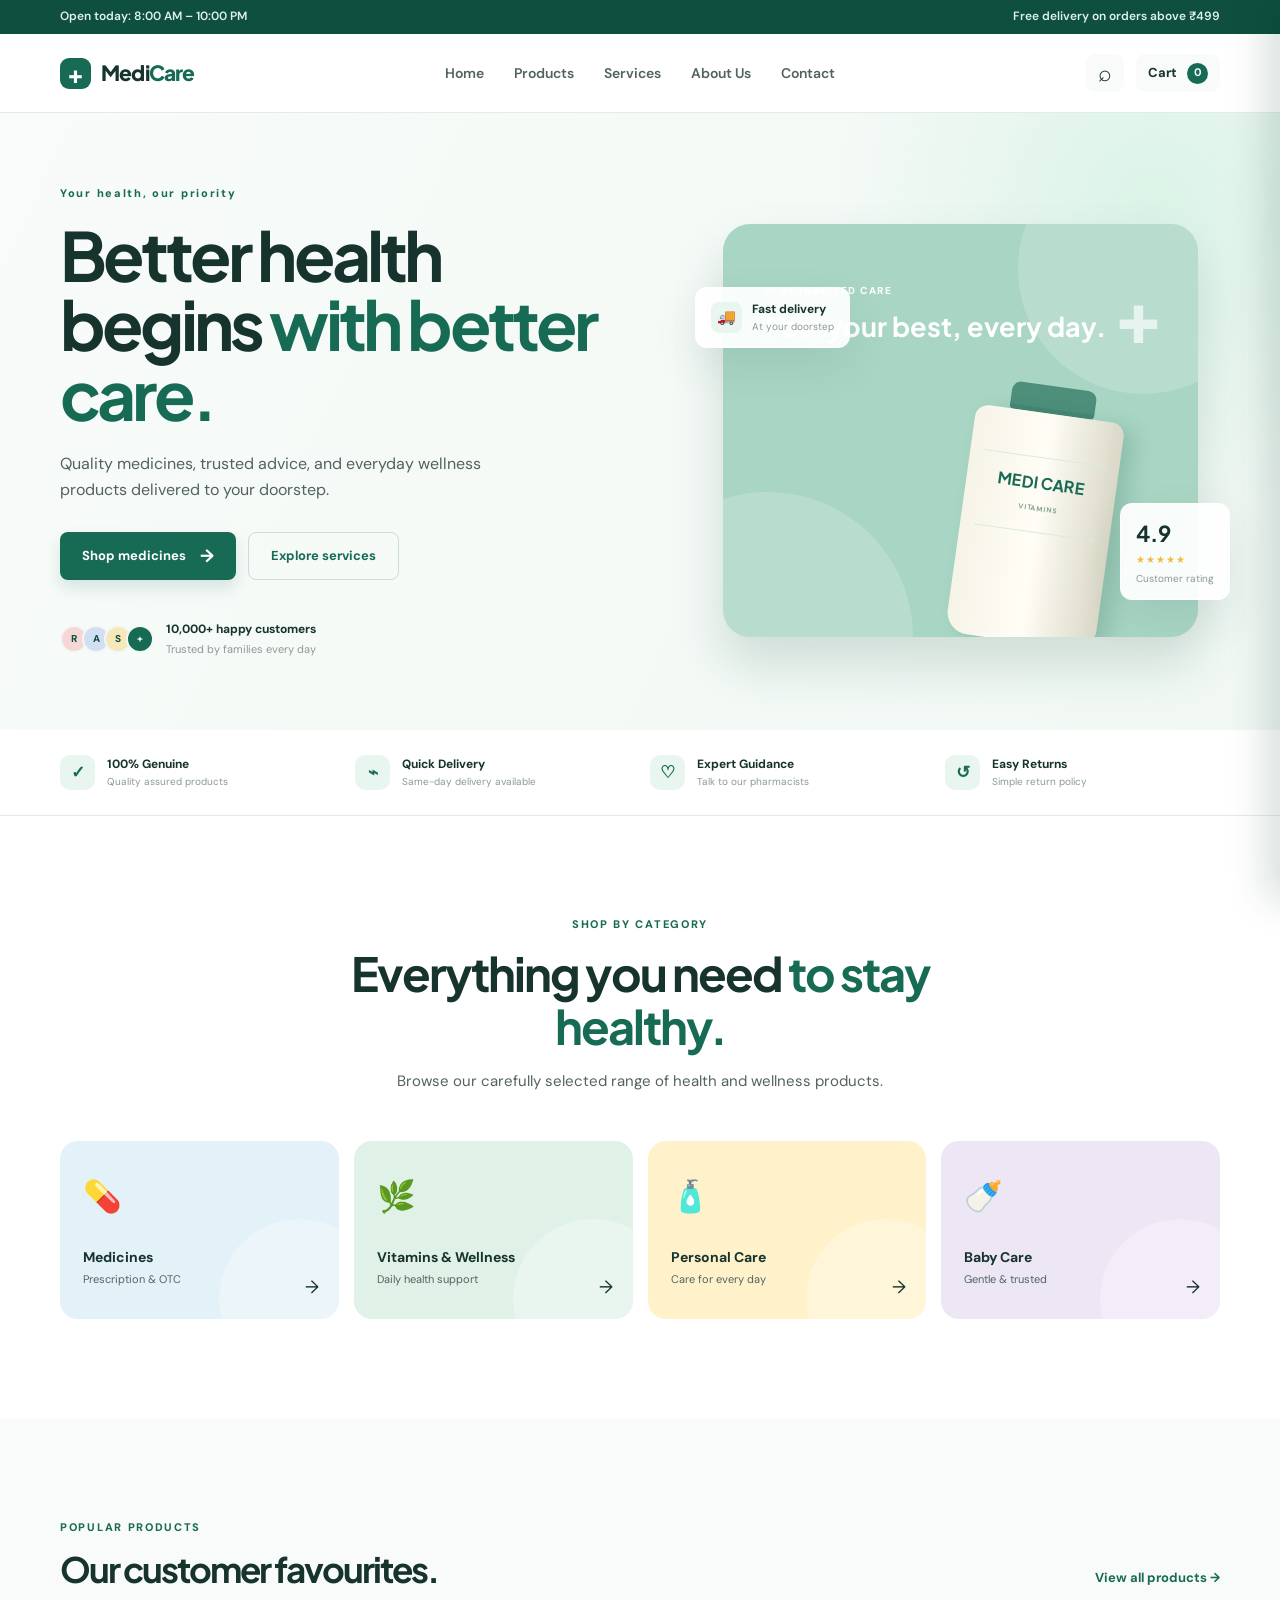
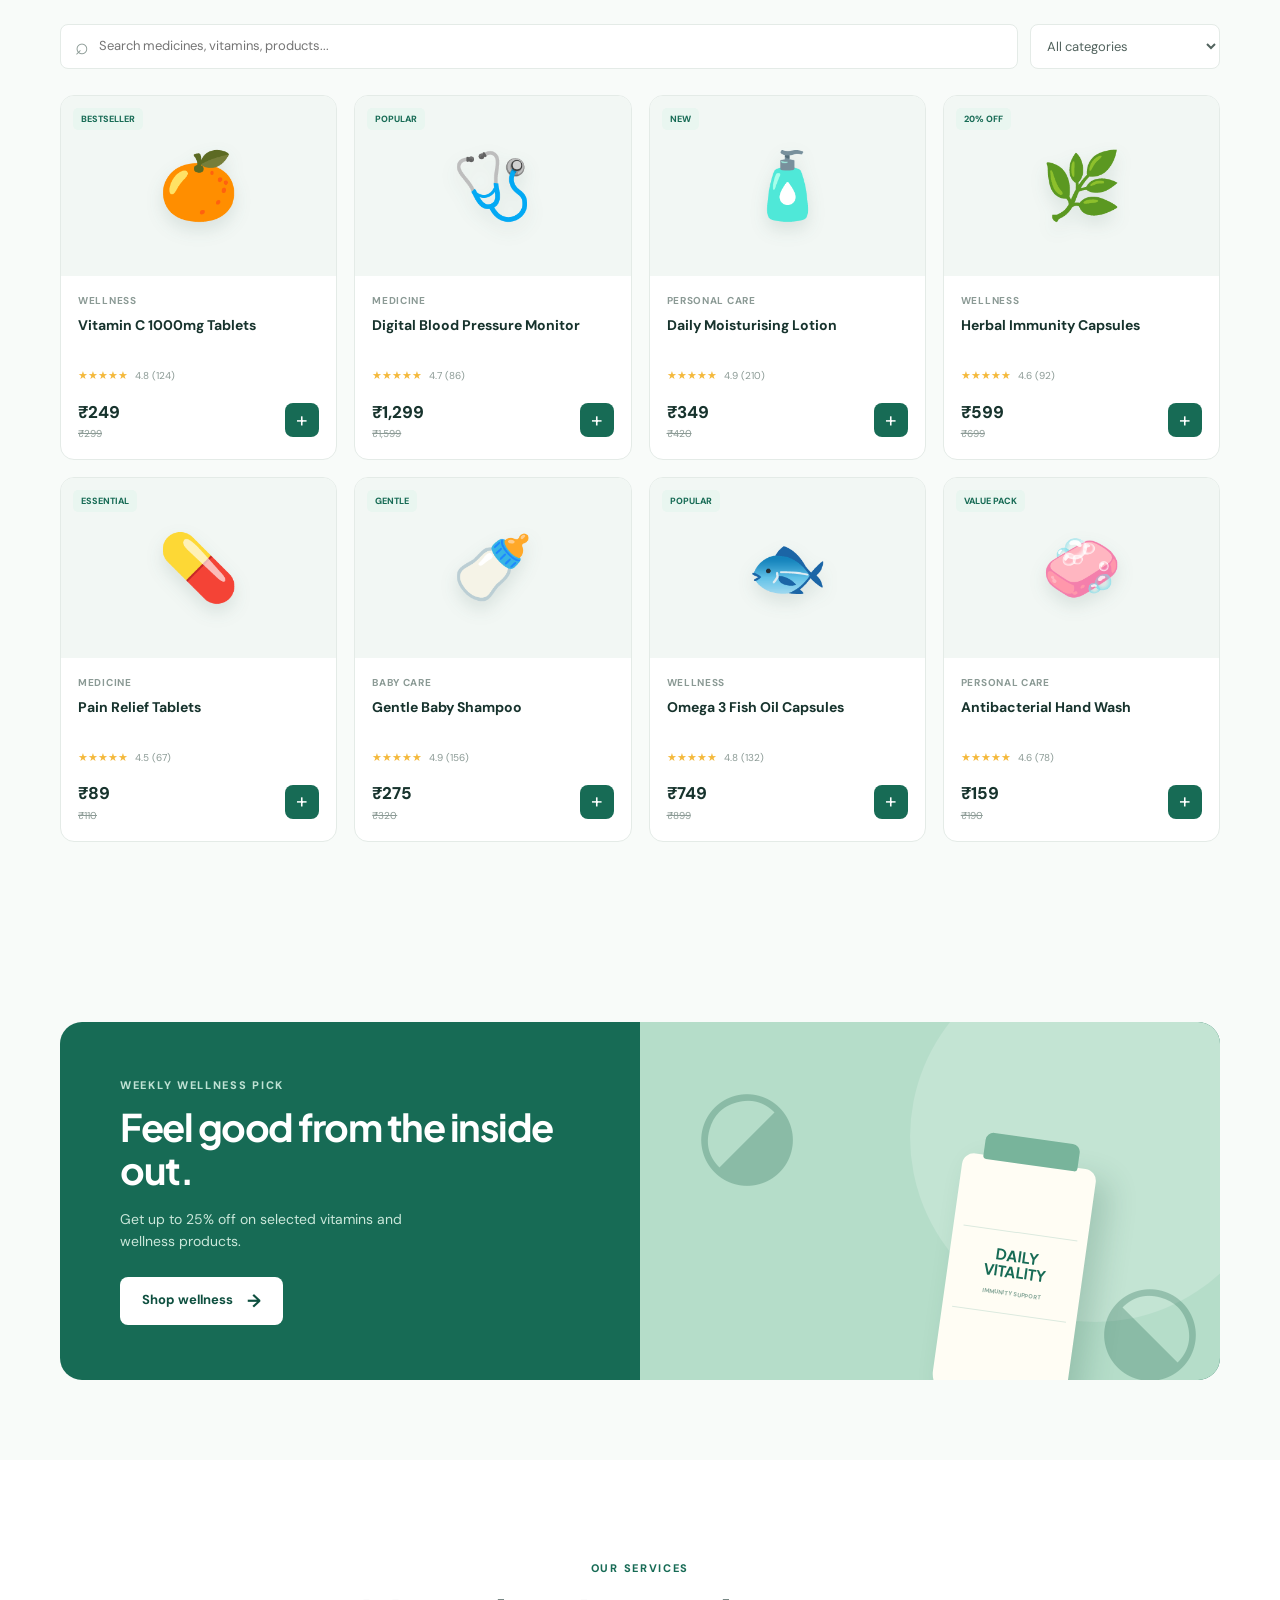
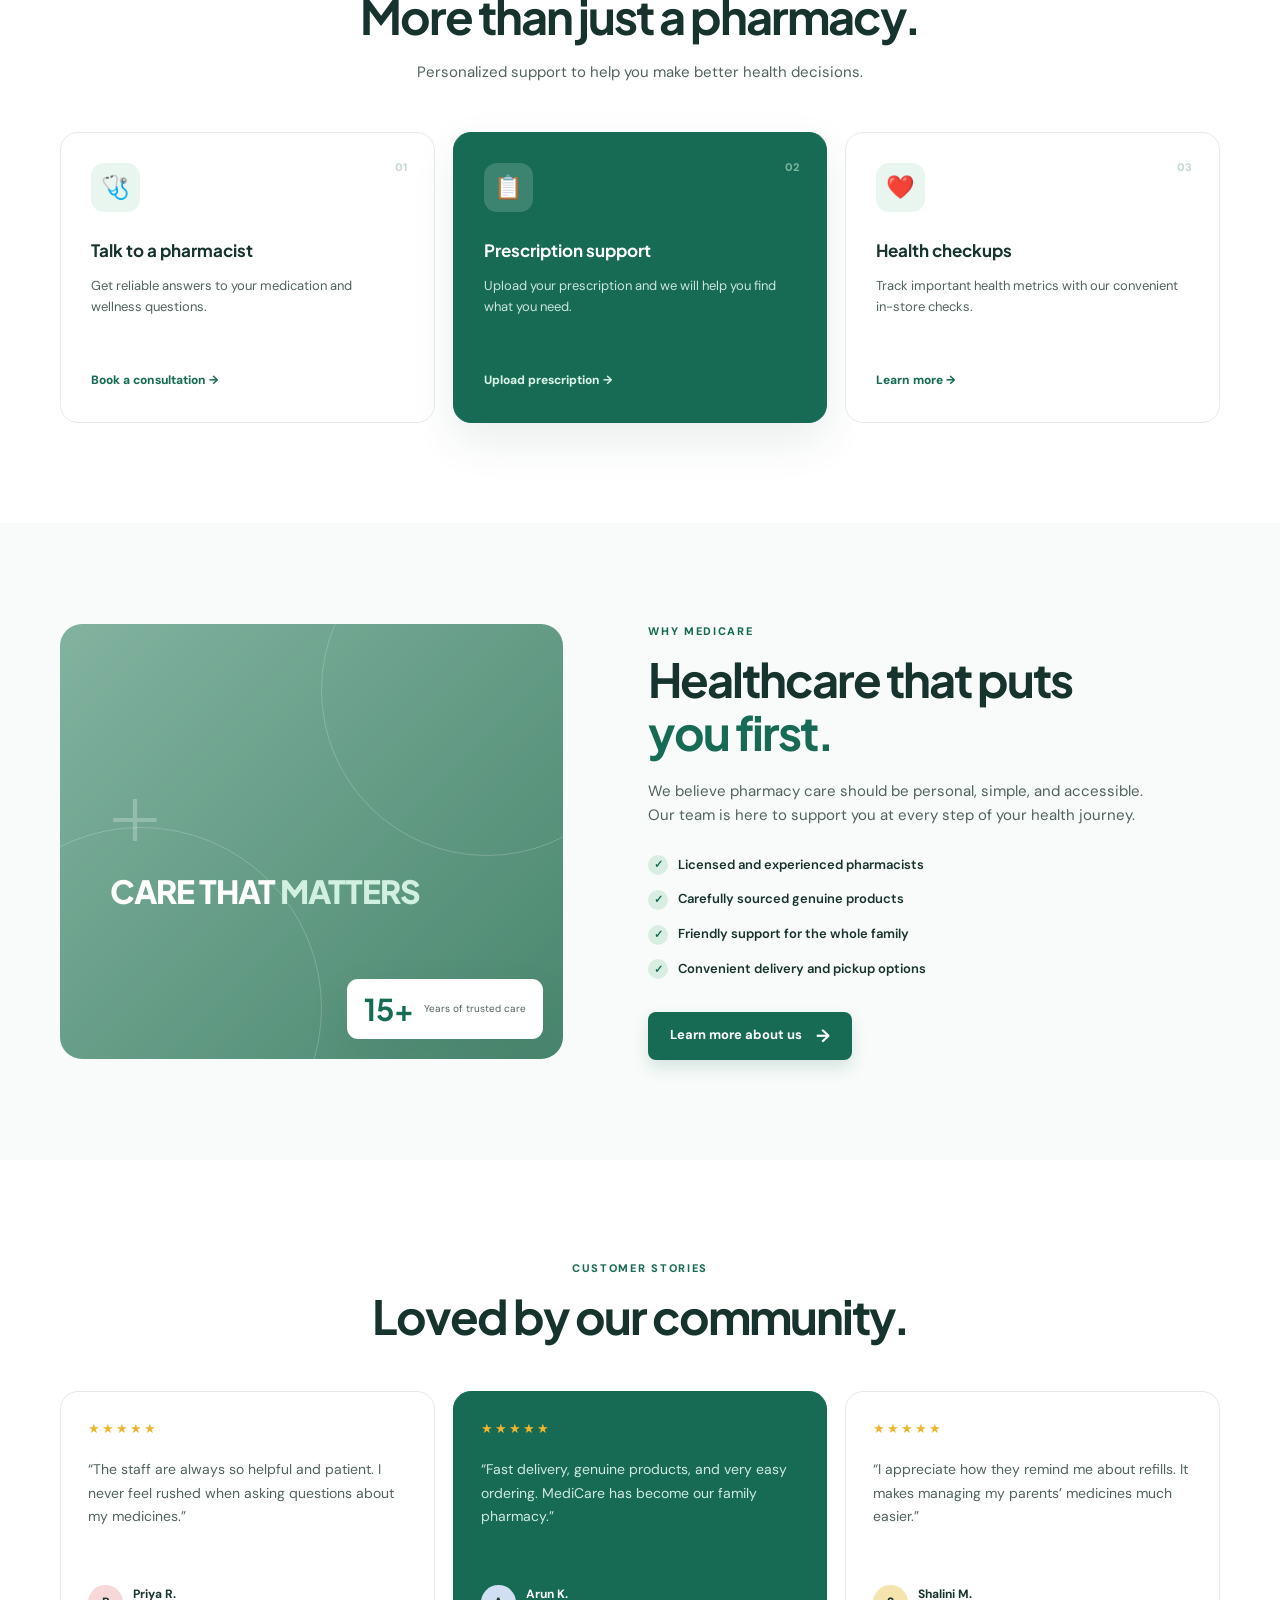
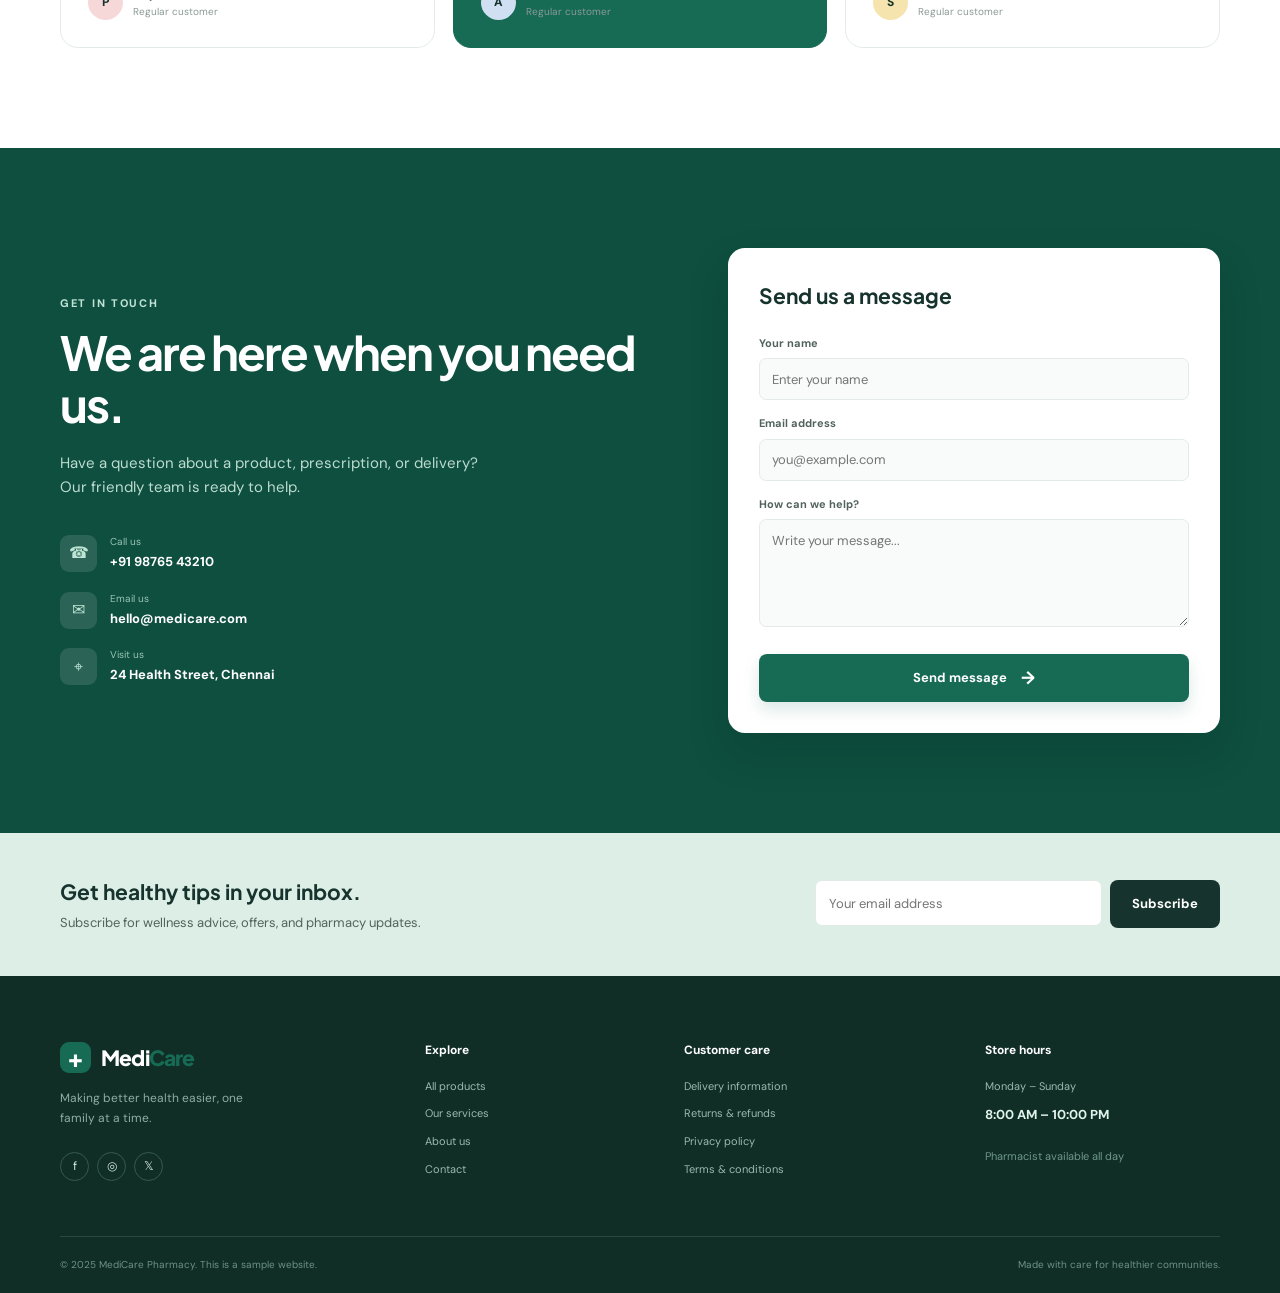
<file: parmacy/index.html>
<!DOCTYPE html>
<html lang="en">
<head>
  <meta charset="UTF-8" />
  <meta name="viewport" content="width=device-width, initial-scale=1.0" />
  <meta
    name="description"
    content="MediCare Pharmacy - trusted medicines, wellness products, and pharmacist support."
  />
  <title>MediCare Pharmacy</title>

  <link rel="preconnect" href="https://fonts.googleapis.com" />
  <link rel="preconnect" href="https://fonts.gstatic.com" crossorigin />
  <link
    href="https://fonts.googleapis.com/css2?family=DM+Sans:wght@400;500;600;700&family=Plus+Jakarta+Sans:wght@600;700;800&display=swap"
    rel="stylesheet"
  />

  <link rel="stylesheet" href="style.css" />
</head>
<body>

  <!-- Top Bar -->
  <div class="topbar">
    <div class="container topbar-content">
      <p>Open today: 8:00 AM – 10:00 PM</p>
      <p>Free delivery on orders above ₹499</p>
    </div>
  </div>

  <!-- Header -->
  <header class="header">
    <div class="container navbar">
      <a href="#home" class="logo">
        <span class="logo-icon">+</span>
        <span>Medi<span>Care</span></span>
      </a>

      <button class="menu-toggle" id="menuToggle" aria-label="Open navigation">
        <span></span>
        <span></span>
        <span></span>
      </button>

      <nav class="nav-links" id="navLinks">
        <a href="#home">Home</a>
        <a href="#products">Products</a>
        <a href="#services">Services</a>
        <a href="#about">About Us</a>
        <a href="#contact">Contact</a>
      </nav>

      <div class="header-actions">
        <button class="icon-button" id="searchButton" aria-label="Search">
          <span>⌕</span>
        </button>
        <button class="cart-button" id="cartButton">
          <span>Cart</span>
          <strong id="cartCount">0</strong>
        </button>
      </div>
    </div>
  </header>

  <main>

    <!-- Hero -->
    <section class="hero" id="home">
      <div class="container hero-grid">
        <div class="hero-content">
          <div class="eyebrow">
            <span class="eyebrow-dot"></span>
            Your health, our priority
          </div>

          <h1>
            Better health begins
            <span>with better care.</span>
          </h1>

          <p>
            Quality medicines, trusted advice, and everyday wellness products
            delivered to your doorstep.
          </p>

          <div class="hero-buttons">
            <a href="#products" class="btn btn-primary">Shop medicines <span>→</span></a>
            <a href="#services" class="btn btn-outline">Explore services</a>
          </div>

          <div class="hero-trust">
            <div class="avatar-group">
              <span>R</span>
              <span>A</span>
              <span>S</span>
              <span>+</span>
            </div>
            <div>
              <strong>10,000+ happy customers</strong>
              <small>Trusted by families every day</small>
            </div>
          </div>
        </div>

        <div class="hero-visual">
          <div class="hero-card main-card">
            <div class="card-orb orb-one"></div>
            <div class="card-orb orb-two"></div>

            <div class="medical-cross">+</div>

            <div class="hero-card-text">
              <span>PERSONALIZED CARE</span>
              <h3>Feel your best,  
every day.</h3>
            </div>

            <div class="medicine-bottle">
              <div class="bottle-cap"></div>
              <div class="bottle-body">
                <div class="bottle-label">
                  <strong>MEDI  
CARE</strong>
                  <small>VITAMINS</small>
                </div>
              </div>
            </div>
          </div>

          <div class="floating-card delivery-card">
            <div class="floating-icon">🚚</div>
            <div>
              <strong>Fast delivery</strong>
              <small>At your doorstep</small>
            </div>
          </div>

          <div class="floating-card rating-card">
            <strong>4.9</strong>
            <span>★★★★★</span>
            <small>Customer rating</small>
          </div>
        </div>
      </div>
    </section>

    <!-- Trust Strip -->
    <section class="trust-strip">
      <div class="container trust-grid">
        <div class="trust-item">
          <span class="trust-icon">✓</span>
          <div>
            <strong>100% Genuine</strong>
            <small>Quality assured products</small>
          </div>
        </div>

        <div class="trust-item">
          <span class="trust-icon">⌁</span>
          <div>
            <strong>Quick Delivery</strong>
            <small>Same-day delivery available</small>
          </div>
        </div>

        <div class="trust-item">
          <span class="trust-icon">♡</span>
          <div>
            <strong>Expert Guidance</strong>
            <small>Talk to our pharmacists</small>
          </div>
        </div>

        <div class="trust-item">
          <span class="trust-icon">↺</span>
          <div>
            <strong>Easy Returns</strong>
            <small>Simple return policy</small>
          </div>
        </div>
      </div>
    </section>

    <!-- Categories -->
    <section class="section categories-section">
      <div class="container">
        <div class="section-heading centered">
          <div class="eyebrow">SHOP BY CATEGORY</div>
          <h2>Everything you need  
<span>to stay healthy.</span></h2>
          <p>Browse our carefully selected range of health and wellness products.</p>
        </div>

        <div class="category-grid">
          <button class="category-card category-blue" data-category="Medicine">
            <span class="category-icon">💊</span>
            <strong>Medicines</strong>
            <small>Prescription & OTC</small>
            <span class="category-arrow">→</span>
          </button>

          <button class="category-card category-green" data-category="Wellness">
            <span class="category-icon">🌿</span>
            <strong>Vitamins & Wellness</strong>
            <small>Daily health support</small>
            <span class="category-arrow">→</span>
          </button>

          <button class="category-card category-yellow" data-category="Personal Care">
            <span class="category-icon">🧴</span>
            <strong>Personal Care</strong>
            <small>Care for every day</small>
            <span class="category-arrow">→</span>
          </button>

          <button class="category-card category-purple" data-category="Baby Care">
            <span class="category-icon">🍼</span>
            <strong>Baby Care</strong>
            <small>Gentle & trusted</small>
            <span class="category-arrow">→</span>
          </button>
        </div>
      </div>
    </section>

    <!-- Products -->
    <section class="section products-section" id="products">
      <div class="container">
        <div class="section-heading-row">
          <div>
            <div class="eyebrow">POPULAR PRODUCTS</div>
            <h2>Our customer favourites.</h2>
          </div>
          <a href="#products" class="view-all" id="viewAll">View all products →</a>
        </div>

        <div class="product-toolbar">
          <div class="search-box">
            <span>⌕</span>
            <input
              type="search"
              id="productSearch"
              placeholder="Search medicines, vitamins, products..."
            />
          </div>

          <select id="categoryFilter" class="category-filter">
            <option value="All">All categories</option>
            <option value="Medicine">Medicine</option>
            <option value="Wellness">Wellness</option>
            <option value="Personal Care">Personal Care</option>
            <option value="Baby Care">Baby Care</option>
          </select>
        </div>

        <div class="product-grid" id="productGrid">
          <!-- Products are rendered by JavaScript -->
        </div>

        <p class="empty-products" id="emptyProducts">
          No products found. Try a different search.
        </p>
      </div>
    </section>

    <!-- Banner -->
    <section class="promo-section">
      <div class="container promo-banner">
        <div class="promo-copy">
          <div class="eyebrow light">WEEKLY WELLNESS PICK</div>
          <h2>Feel good from  
the inside out.</h2>
          <p>Get up to 25% off on selected vitamins and wellness products.</p>
          <button class="btn btn-white" id="promoButton">Shop wellness <span>→</span></button>
        </div>

        <div class="promo-visual">
          <div class="promo-circle"></div>
          <div class="promo-leaf leaf-one">◒</div>
          <div class="promo-leaf leaf-two">◒</div>
          <div class="promo-bottle">
            <div class="promo-bottle-top"></div>
            <div class="promo-bottle-label">
              <strong>DAILY  
VITALITY</strong>
              <small>IMMUNITY SUPPORT</small>
            </div>
          </div>
        </div>
      </div>
    </section>

    <!-- Services -->
    <section class="section services-section" id="services">
      <div class="container">
        <div class="section-heading centered">
          <div class="eyebrow">OUR SERVICES</div>
          <h2>More than just a pharmacy.</h2>
          <p>Personalized support to help you make better health decisions.</p>
        </div>

        <div class="services-grid">
          <article class="service-card">
            <div class="service-number">01</div>
            <div class="service-icon">🩺</div>
            <h3>Talk to a pharmacist</h3>
            <p>Get reliable answers to your medication and wellness questions.</p>
            <a href="#contact">Book a consultation →</a>
          </article>

          <article class="service-card highlighted-service">
            <div class="service-number">02</div>
            <div class="service-icon">📋</div>
            <h3>Prescription support</h3>
            <p>Upload your prescription and we will help you find what you need.</p>
            <a href="#contact">Upload prescription →</a>
          </article>

          <article class="service-card">
            <div class="service-number">03</div>
            <div class="service-icon">❤️</div>
            <h3>Health checkups</h3>
            <p>Track important health metrics with our convenient in-store checks.</p>
            <a href="#contact">Learn more →</a>
          </article>
        </div>
      </div>
    </section>

    <!-- About -->
    <section class="section about-section" id="about">
      <div class="container about-grid">
        <div class="about-image">
          <div class="about-image-content">
            <span class="about-plus">+</span>
            <span class="about-image-label">CARE  
THAT  
<em>MATTERS</em></span>
          </div>
          <div class="about-stat">
            <strong>15+</strong>
            <span>Years of  
trusted care</span>
          </div>
        </div>

        <div class="about-content">
          <div class="eyebrow">WHY MEDICARE</div>
          <h2>Healthcare that puts <span>you first.</span></h2>
          <p>
            We believe pharmacy care should be personal, simple, and accessible.
            Our team is here to support you at every step of your health journey.
          </p>

          <ul class="check-list">
            <li><span>✓</span> Licensed and experienced pharmacists</li>
            <li><span>✓</span> Carefully sourced genuine products</li>
            <li><span>✓</span> Friendly support for the whole family</li>
            <li><span>✓</span> Convenient delivery and pickup options</li>
          </ul>

          <a href="#contact" class="btn btn-primary">Learn more about us <span>→</span></a>
        </div>
      </div>
    </section>

    <!-- Testimonials -->
    <section class="section testimonials-section">
      <div class="container">
        <div class="section-heading centered">
          <div class="eyebrow">CUSTOMER STORIES</div>
          <h2>Loved by our community.</h2>
        </div>

        <div class="testimonial-grid">
          <article class="testimonial-card">
            <div class="stars">★★★★★</div>
            <p>
              “The staff are always so helpful and patient. I never feel rushed
              when asking questions about my medicines.”
            </p>
            <div class="customer">
              <span class="customer-avatar avatar-pink">P</span>
              <div>
                <strong>Priya R.</strong>
                <small>Regular customer</small>
              </div>
            </div>
          </article>

          <article class="testimonial-card testimonial-featured">
            <div class="stars">★★★★★</div>
            <p>
              “Fast delivery, genuine products, and very easy ordering. MediCare
              has become our family pharmacy.”
            </p>
            <div class="customer">
              <span class="customer-avatar avatar-blue">A</span>
              <div>
                <strong>Arun K.</strong>
                <small>Regular customer</small>
              </div>
            </div>
          </article>

          <article class="testimonial-card">
            <div class="stars">★★★★★</div>
            <p>
              “I appreciate how they remind me about refills. It makes managing
              my parents’ medicines much easier.”
            </p>
            <div class="customer">
              <span class="customer-avatar avatar-yellow">S</span>
              <div>
                <strong>Shalini M.</strong>
                <small>Regular customer</small>
              </div>
            </div>
          </article>
        </div>
      </div>
    </section>

    <!-- Contact -->
    <section class="section contact-section" id="contact">
      <div class="container contact-grid">
        <div class="contact-content">
          <div class="eyebrow light">GET IN TOUCH</div>
          <h2>We are here  
when you need us.</h2>
          <p>
            Have a question about a product, prescription, or delivery?
            Our friendly team is ready to help.
          </p>

          <div class="contact-details">
            <div class="contact-detail">
              <span>☎</span>
              <div>
                <small>Call us</small>
                <strong>+91 98765 43210</strong>
              </div>
            </div>

            <div class="contact-detail">
              <span>✉</span>
              <div>
                <small>Email us</small>
                <strong>hello@medicare.com</strong>
              </div>
            </div>

            <div class="contact-detail">
              <span>⌖</span>
              <div>
                <small>Visit us</small>
                <strong>24 Health Street, Chennai</strong>
              </div>
            </div>
          </div>
        </div>

        <form class="contact-form" id="contactForm">
          <h3>Send us a message</h3>

          <label for="name">Your name</label>
          <input type="text" id="name" placeholder="Enter your name" required />

          <label for="email">Email address</label>
          <input type="email" id="email" placeholder="you@example.com" required />

          <label for="message">How can we help?</label>
          <textarea id="message" rows="4" placeholder="Write your message..." required></textarea>

          <button type="submit" class="btn btn-primary full-width">
            Send message <span>→</span>
          </button>

          <p class="form-message" id="formMessage"></p>
        </form>
      </div>
    </section>

    <!-- Newsletter -->
    <section class="newsletter-section">
      <div class="container newsletter-content">
        <div>
          <h3>Get healthy tips in your inbox.</h3>
          <p>Subscribe for wellness advice, offers, and pharmacy updates.</p>
        </div>

        <form class="newsletter-form" id="newsletterForm">
          <input type="email" id="newsletterEmail" placeholder="Your email address" required />
          <button type="submit" class="btn btn-dark">Subscribe</button>
        </form>
      </div>
    </section>

  </main>

  <!-- Footer -->
  <footer class="footer">
    <div class="container footer-grid">
      <div class="footer-brand">
        <a href="#home" class="logo footer-logo">
          <span class="logo-icon">+</span>
          <span>Medi<span>Care</span></span>
        </a>
        <p>Making better health easier, one family at a time.</p>
        <div class="social-links">
          <a href="#" aria-label="Facebook">f</a>
          <a href="#" aria-label="Instagram">◎</a>
          <a href="#" aria-label="Twitter">𝕏</a>
        </div>
      </div>

      <div class="footer-column">
        <h4>Explore</h4>
        <a href="#products">All products</a>
        <a href="#services">Our services</a>
        <a href="#about">About us</a>
        <a href="#contact">Contact</a>
      </div>

      <div class="footer-column">
        <h4>Customer care</h4>
        <a href="#">Delivery information</a>
        <a href="#">Returns & refunds</a>
        <a href="#">Privacy policy</a>
        <a href="#">Terms & conditions</a>
      </div>

      <div class="footer-column">
        <h4>Store hours</h4>
        <p>Monday – Sunday</p>
        <strong>8:00 AM – 10:00 PM</strong>
        <p class="footer-note">Pharmacist available all day</p>
      </div>
    </div>

    <div class="container footer-bottom">
      <p>© 2025 MediCare Pharmacy. This is a sample website.</p>
      <p>Made with care for healthier communities.</p>
    </div>
  </footer>

  <!-- Cart Drawer -->
  <div class="overlay" id="overlay"></div>

  <aside class="cart-drawer" id="cartDrawer">
    <div class="cart-header">
      <div>
        <span class="eyebrow">YOUR CART</span>
        <h3>Shopping cart</h3>
      </div>
      <button class="close-button" id="closeCart">×</button>
    </div>

    <div class="cart-items" id="cartItems">
      <div class="empty-cart">
        <span>🛒</span>
        <p>Your cart is empty.</p>
        <small>Add some products to get started.</small>
      </div>
    </div>

    <div class="cart-footer">
      <div class="cart-total">
        <span>Total</span>
        <strong id="cartTotal">₹0</strong>
      </div>
      <button class="btn btn-primary full-width" id="checkoutButton">
        Proceed to checkout
      </button>
      <small class="secure-text">🔒 Secure and safe checkout</small>
    </div>
  </aside>

  <!-- Toast Message -->
  <div class="toast" id="toast"></div>

  <script src="script.js"></script>
</body>
</html>
</file>
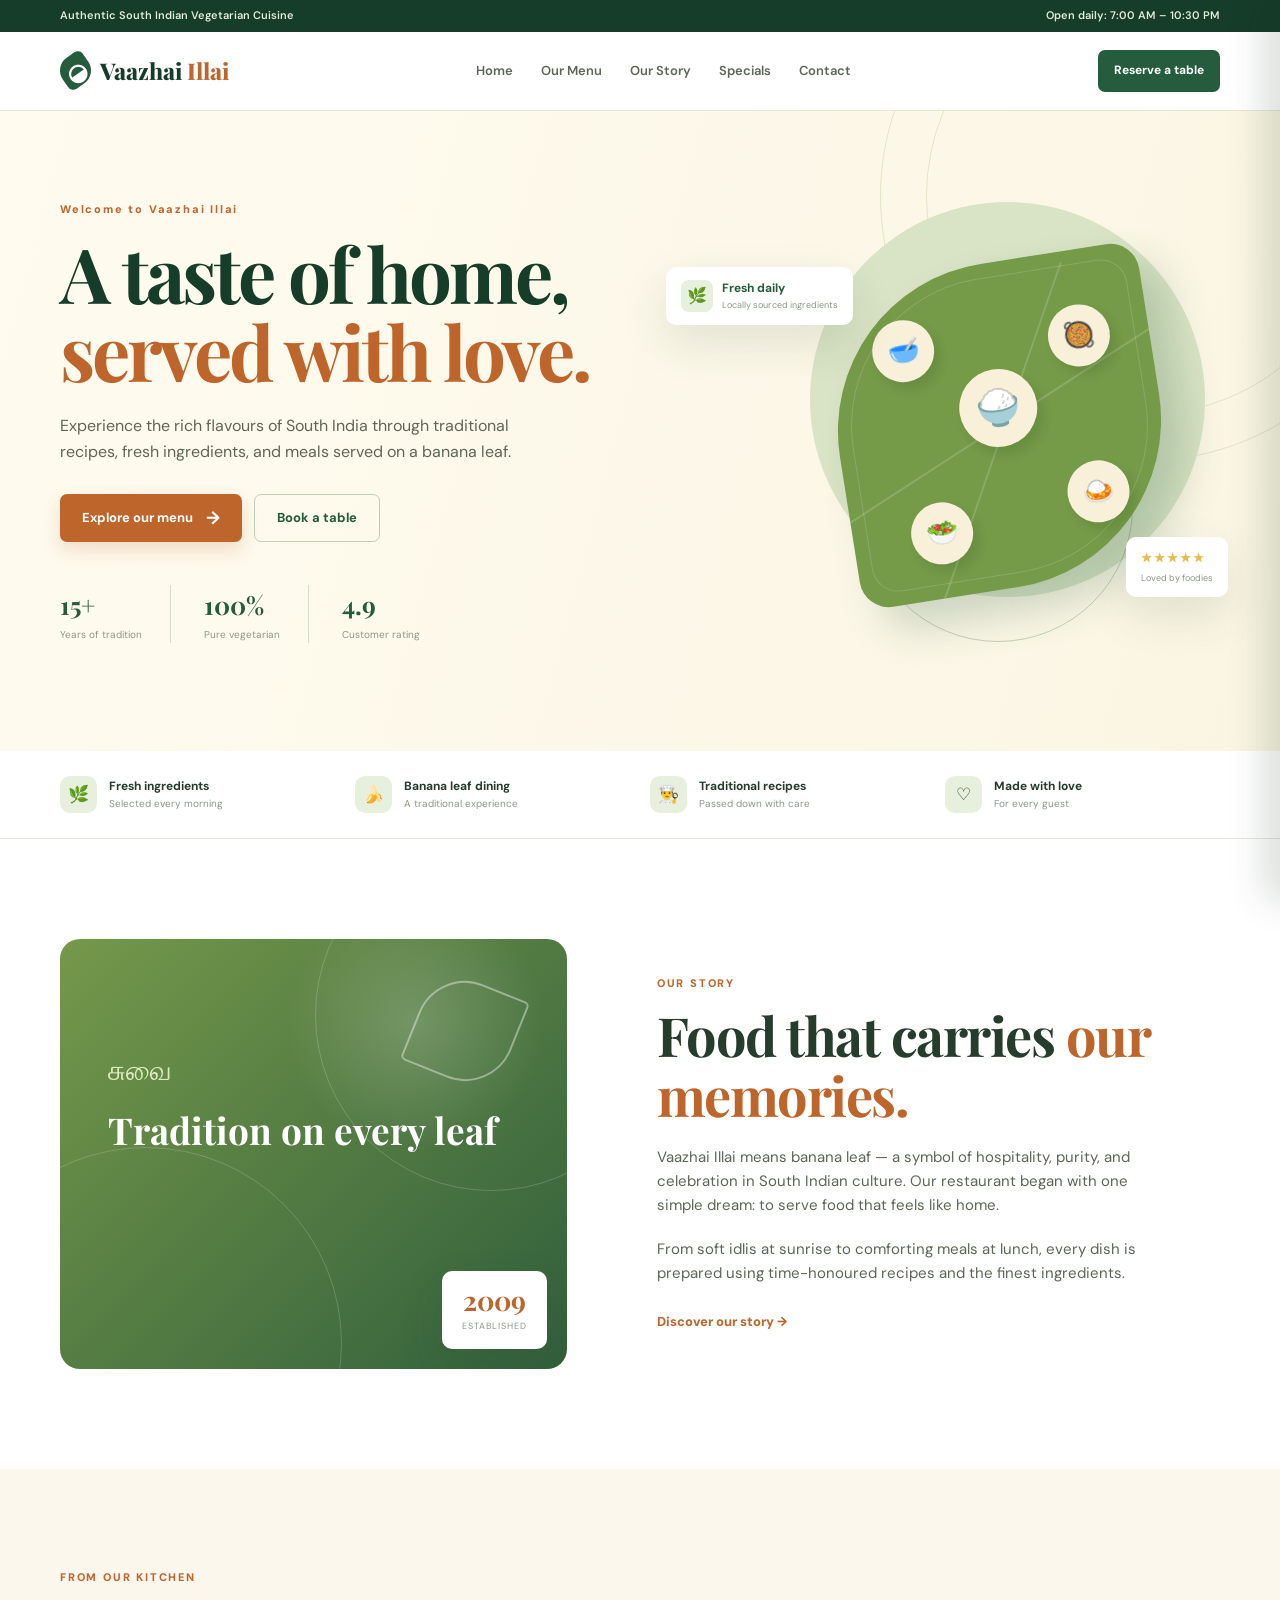
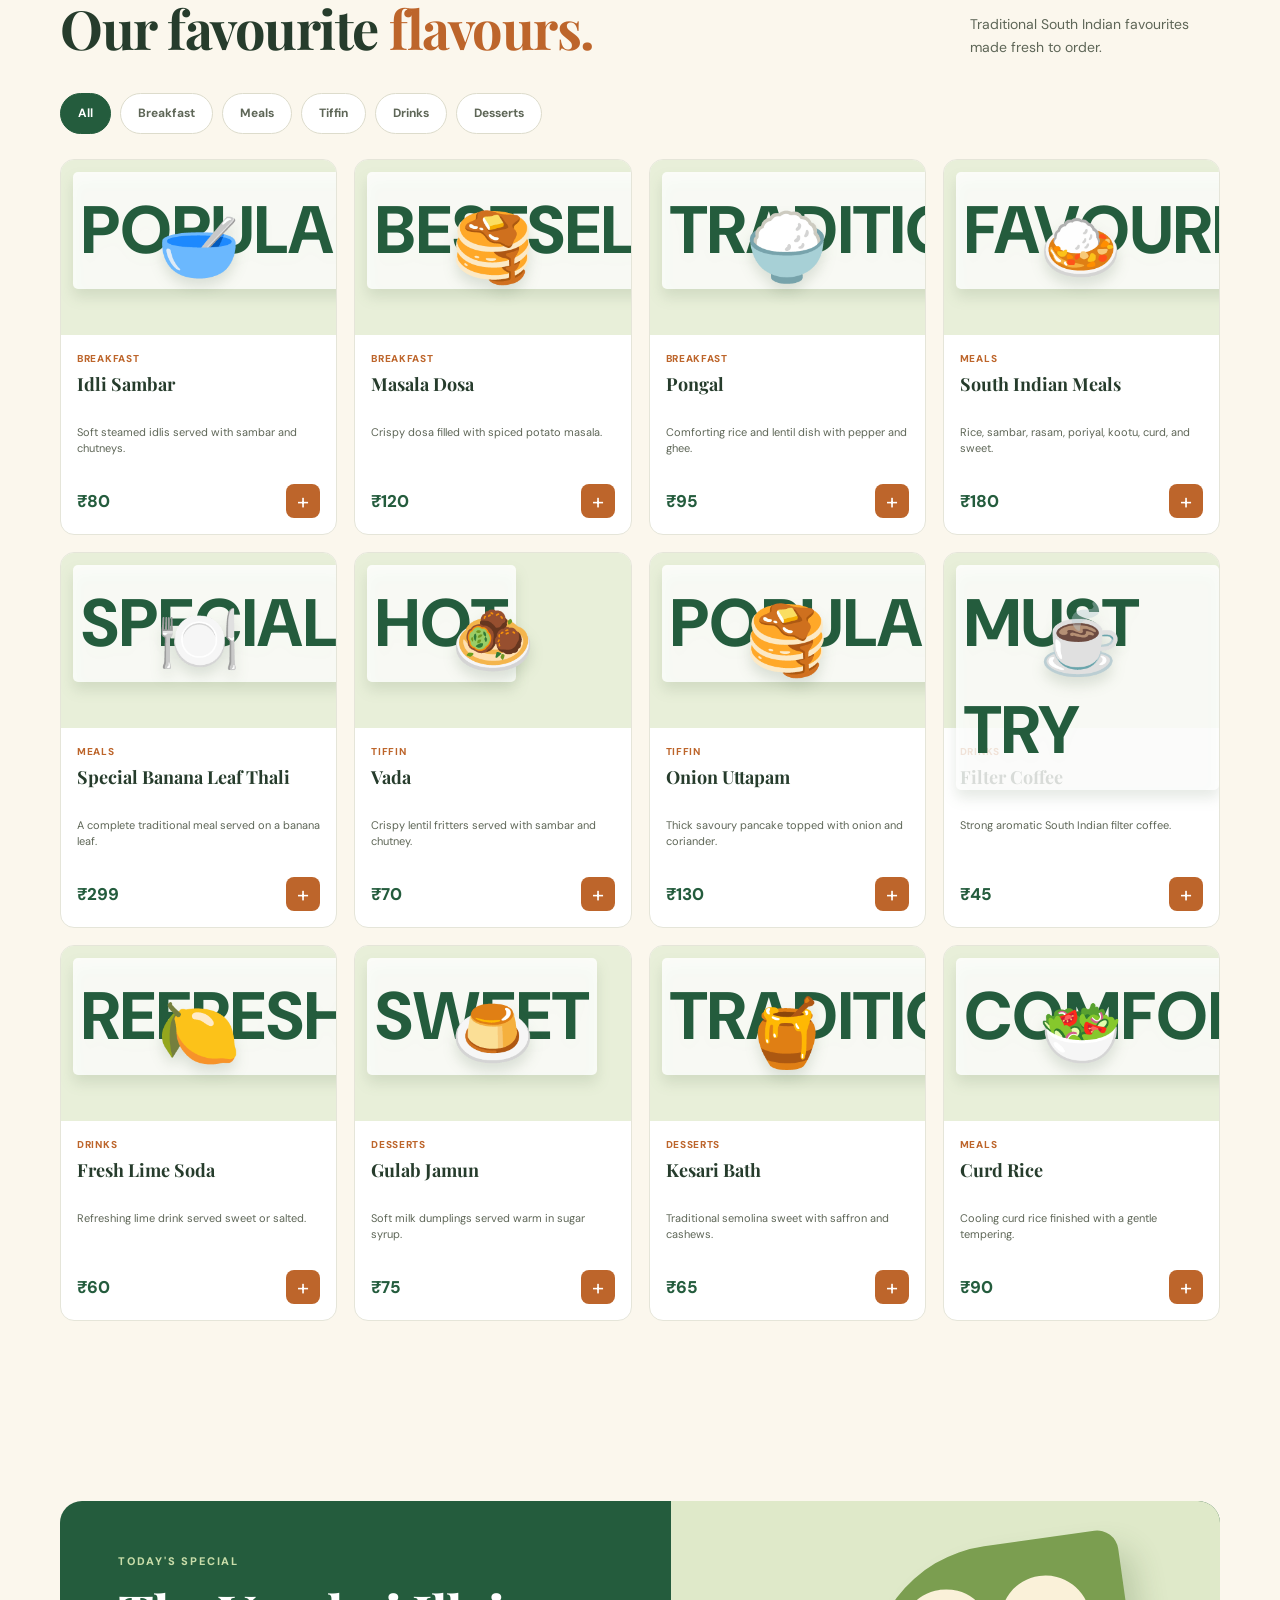
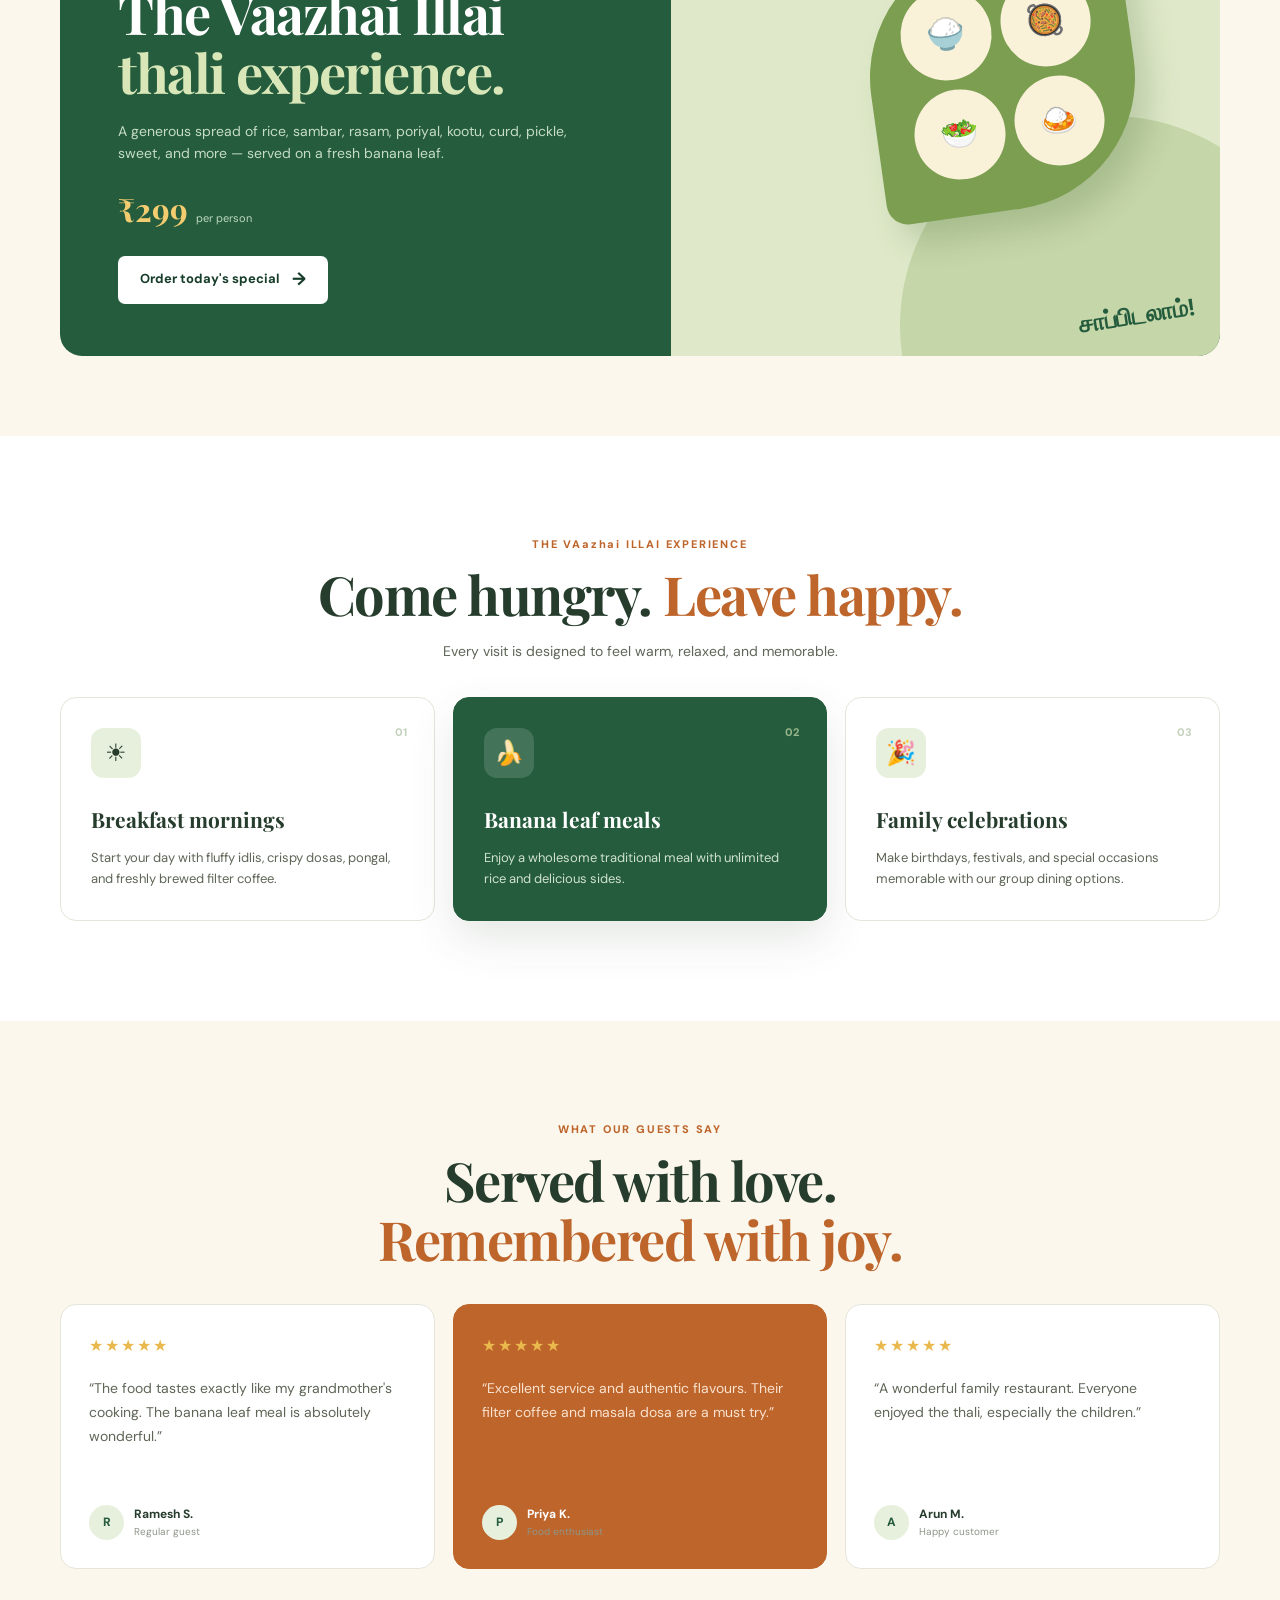
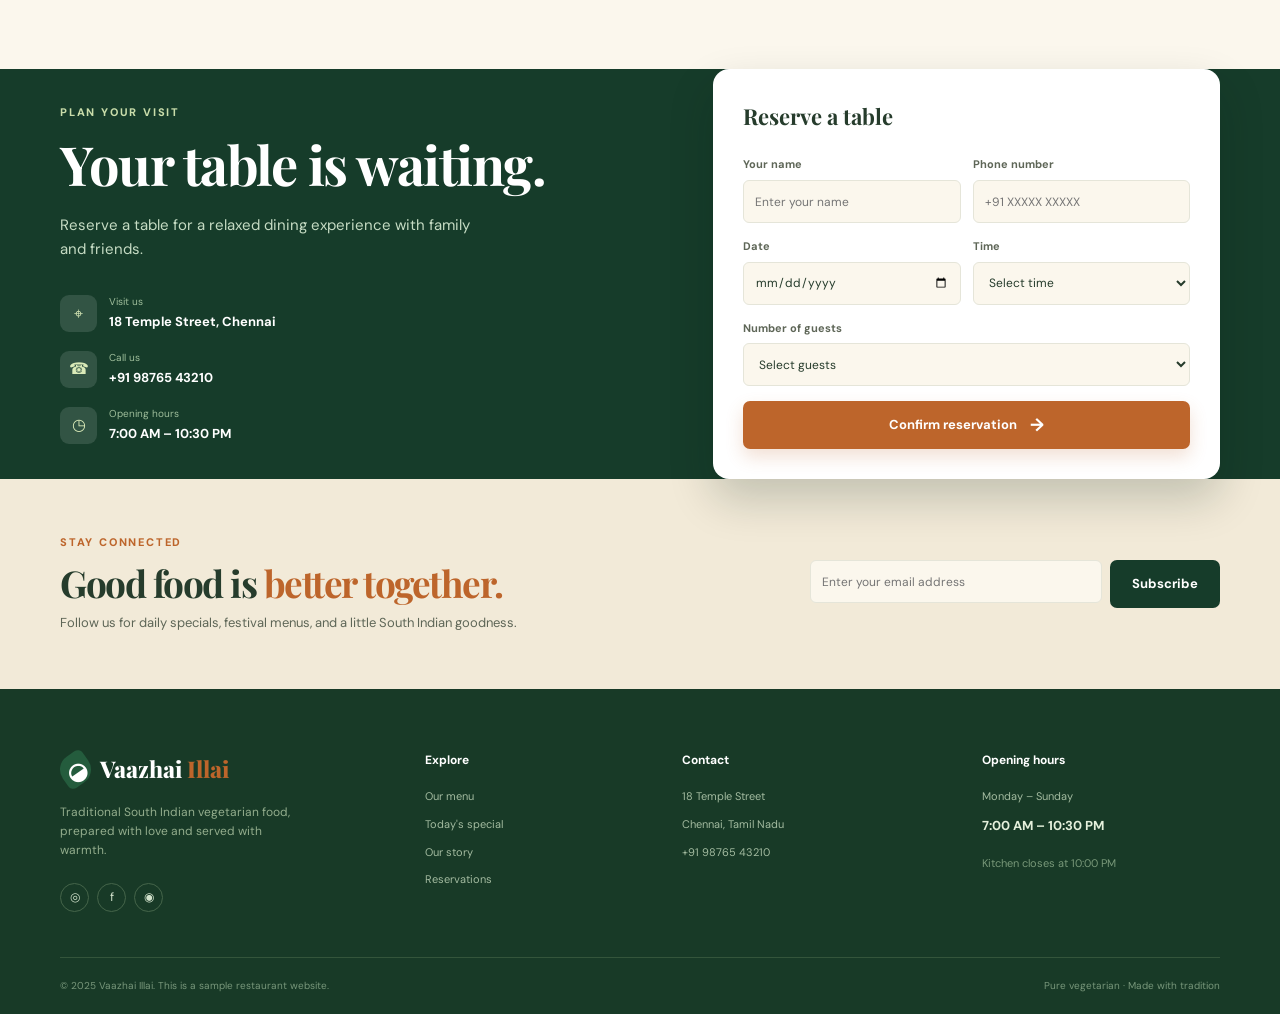
<file: restaurant/index.html>
<!DOCTYPE html>
<html lang="en">
<head>
  <meta charset="UTF-8" />
  <meta name="viewport" content="width=device-width, initial-scale=1.0" />
  <meta
    name="description"
    content="Vaazhai Illai - authentic South Indian vegetarian restaurant."
  />
  <title>Vaazhai Illai | South Indian Restaurant</title>

  <link rel="preconnect" href="https://fonts.googleapis.com" />
  <link rel="preconnect" href="https://fonts.gstatic.com" crossorigin />
  <link
    href="https://fonts.googleapis.com/css2?family=DM+Sans:wght@400;500;600;700&family=Playfair+Display:wght@600;700;800&display=swap"
    rel="stylesheet"
  />

  <link rel="stylesheet" href="style.css" />
</head>
<body>

  <!-- Top Bar -->
  <div class="topbar">
    <div class="container topbar-content">
      <span>Authentic South Indian Vegetarian Cuisine</span>
      <span>Open daily: 7:00 AM – 10:30 PM</span>
    </div>
  </div>

  <!-- Header -->
  <header class="header">
    <div class="container navbar">
      <a href="#home" class="logo">
        <span class="logo-leaf">◒</span>
        <span>Vaazhai <em>Illai</em></span>
      </a>

      <button class="menu-toggle" id="menuToggle" aria-label="Open menu">
        <span></span>
        <span></span>
        <span></span>
      </button>

      <nav class="nav-links" id="navLinks">
        <a href="#home">Home</a>
        <a href="#menu">Our Menu</a>
        <a href="#story">Our Story</a>
        <a href="#specials">Specials</a>
        <a href="#contact">Contact</a>
      </nav>

      <a href="#reservation" class="header-button">Reserve a table</a>
    </div>
  </header>

  <main>

    <!-- Hero -->
    <section class="hero" id="home">
      <div class="hero-pattern"></div>

      <div class="container hero-grid">
        <div class="hero-content">
          <div class="eyebrow">
            <span></span>
            Welcome to Vaazhai Illai
          </div>

          <h1>
            A taste of home,
            <em>served with love.</em>
          </h1>

          <p>
            Experience the rich flavours of South India through traditional
            recipes, fresh ingredients, and meals served on a banana leaf.
          </p>

          <div class="hero-buttons">
            <a href="#menu" class="btn btn-primary">
              Explore our menu <span>→</span>
            </a>
            <a href="#reservation" class="btn btn-outline">
              Book a table
            </a>
          </div>

          <div class="hero-details">
            <div>
              <strong>15+</strong>
              <small>Years of tradition</small>
            </div>
            <div>
              <strong>100%</strong>
              <small>Pure vegetarian</small>
            </div>
            <div>
              <strong>4.9</strong>
              <small>Customer rating</small>
            </div>
          </div>
        </div>

        <div class="hero-visual">
          <div class="hero-circle circle-one"></div>
          <div class="hero-circle circle-two"></div>

          <div class="leaf-plate">
            <div class="rice">🍚</div>
            <div class="dish dish-one">🥣</div>
            <div class="dish dish-two">🥘</div>
            <div class="dish dish-three">🍛</div>
            <div class="dish dish-four">🥗</div>
            <div class="banana-leaf-lines"></div>
          </div>

          <div class="floating-note note-one">
            <span>🌿</span>
            <div>
              <strong>Fresh daily</strong>
              <small>Locally sourced ingredients</small>
            </div>
          </div>

          <div class="floating-note note-two">
            <strong>★★★★★</strong>
            <small>Loved by foodies</small>
          </div>
        </div>
      </div>
    </section>

    <!-- Features -->
    <section class="features">
      <div class="container features-grid">
        <div class="feature">
          <span class="feature-icon">🌿</span>
          <div>
            <strong>Fresh ingredients</strong>
            <small>Selected every morning</small>
          </div>
        </div>

        <div class="feature">
          <span class="feature-icon">🍌</span>
          <div>
            <strong>Banana leaf dining</strong>
            <small>A traditional experience</small>
          </div>
        </div>

        <div class="feature">
          <span class="feature-icon">👨‍🍳</span>
          <div>
            <strong>Traditional recipes</strong>
            <small>Passed down with care</small>
          </div>
        </div>

        <div class="feature">
          <span class="feature-icon">♡</span>
          <div>
            <strong>Made with love</strong>
            <small>For every guest</small>
          </div>
        </div>
      </div>
    </section>

    <!-- Welcome Section -->
    <section class="section welcome-section" id="story">
      <div class="container welcome-grid">
        <div class="welcome-image">
          <div class="image-decoration"></div>
          <div class="welcome-text">
            <span>சுவை</span>
            <strong>Tradition  
on every leaf</strong>
          </div>

          <div class="welcome-badge">
            <strong>2009</strong>
            <small>ESTABLISHED</small>
          </div>
        </div>

        <div class="welcome-content">
          <div class="eyebrow">OUR STORY</div>

          <h2>
            Food that carries
            <em>our memories.</em>
          </h2>

          <p>
            Vaazhai Illai means banana leaf — a symbol of hospitality, purity,
            and celebration in South Indian culture. Our restaurant began with
            one simple dream: to serve food that feels like home.
          </p>

          <p>
            From soft idlis at sunrise to comforting meals at lunch, every dish
            is prepared using time-honoured recipes and the finest ingredients.
          </p>

          <a href="#contact" class="text-link">Discover our story →</a>
        </div>
      </div>
    </section>

    <!-- Menu -->
    <section class="section menu-section" id="menu">
      <div class="container">
        <div class="section-heading">
          <div>
            <div class="eyebrow">FROM OUR KITCHEN</div>
            <h2>Our favourite <em>flavours.</em></h2>
          </div>

          <p>
            Traditional South Indian favourites made fresh to order.
          </p>
        </div>

        <div class="menu-filter">
          <button class="filter-button active" data-category="All">All</button>
          <button class="filter-button" data-category="Breakfast">Breakfast</button>
          <button class="filter-button" data-category="Meals">Meals</button>
          <button class="filter-button" data-category="Tiffin">Tiffin</button>
          <button class="filter-button" data-category="Drinks">Drinks</button>
          <button class="filter-button" data-category="Desserts">Desserts</button>
        </div>

        <div class="food-grid" id="foodGrid">
          <!-- Food items generated by JavaScript -->
        </div>

        <p class="no-items" id="noItems">
          No dishes found in this category.
        </p>
      </div>
    </section>

    <!-- Specials -->
    <section class="specials-section" id="specials">
      <div class="container specials-banner">
        <div class="specials-content">
          <div class="eyebrow light">TODAY'S SPECIAL</div>

          <h2>
            The Vaazhai Illai
            <em>thali experience.</em>
          </h2>

          <p>
            A generous spread of rice, sambar, rasam, poriyal, kootu,
            curd, pickle, sweet, and more — served on a fresh banana leaf.
          </p>

          <div class="special-price">
            <strong>₹299</strong>
            <span>per person</span>
          </div>

          <button class="btn btn-light" id="orderSpecial">
            Order today's special <span>→</span>
          </button>
        </div>

        <div class="specials-visual">
          <div class="special-leaf">
            <div>🍚</div>
            <div>🥘</div>
            <div>🥗</div>
            <div>🍛</div>
          </div>
          <span class="special-script">சாப்பிடலாம்!</span>
        </div>
      </div>
    </section>

    <!-- Experience -->
    <section class="section experience-section">
      <div class="container">
        <div class="section-heading centered">
          <div class="eyebrow">THE VAazhai ILLAI EXPERIENCE</div>
          <h2>Come hungry.  
<em>Leave happy.</em></h2>
          <p>
            Every visit is designed to feel warm, relaxed, and memorable.
          </p>
        </div>

        <div class="experience-grid">
          <article class="experience-card">
            <div class="experience-number">01</div>
            <span class="experience-icon">☀</span>
            <h3>Breakfast mornings</h3>
            <p>
              Start your day with fluffy idlis, crispy dosas, pongal, and
              freshly brewed filter coffee.
            </p>
          </article>

          <article class="experience-card featured-experience">
            <div class="experience-number">02</div>
            <span class="experience-icon">🍌</span>
            <h3>Banana leaf meals</h3>
            <p>
              Enjoy a wholesome traditional meal with unlimited rice and
              delicious sides.
            </p>
          </article>

          <article class="experience-card">
            <div class="experience-number">03</div>
            <span class="experience-icon">🎉</span>
            <h3>Family celebrations</h3>
            <p>
              Make birthdays, festivals, and special occasions memorable with
              our group dining options.
            </p>
          </article>
        </div>
      </div>
    </section>

    <!-- Testimonials -->
    <section class="section reviews-section">
      <div class="container">
        <div class="section-heading centered">
          <div class="eyebrow">WHAT OUR GUESTS SAY</div>
          <h2>Served with love.  
<em>Remembered with joy.</em></h2>
        </div>

        <div class="reviews-grid">
          <article class="review-card">
            <div class="stars">★★★★★</div>
            <p>
              “The food tastes exactly like my grandmother's cooking. The
              banana leaf meal is absolutely wonderful.”
            </p>
            <div class="reviewer">
              <span>R</span>
              <div>
                <strong>Ramesh S.</strong>
                <small>Regular guest</small>
              </div>
            </div>
          </article>

          <article class="review-card review-highlight">
            <div class="stars">★★★★★</div>
            <p>
              “Excellent service and authentic flavours. Their filter coffee
              and masala dosa are a must try.”
            </p>
            <div class="reviewer">
              <span>P</span>
              <div>
                <strong>Priya K.</strong>
                <small>Food enthusiast</small>
              </div>
            </div>
          </article>

          <article class="review-card">
            <div class="stars">★★★★★</div>
            <p>
              “A wonderful family restaurant. Everyone enjoyed the thali,
              especially the children.”
            </p>
            <div class="reviewer">
              <span>A</span>
              <div>
                <strong>Arun M.</strong>
                <small>Happy customer</small>
              </div>
            </div>
          </article>
        </div>
      </div>
    </section>

    <!-- Reservation -->
    <section class="reservation-section" id="reservation">
      <div class="container reservation-grid">
        <div class="reservation-content">
          <div class="eyebrow light">PLAN YOUR VISIT</div>

          <h2>
            Your table  

            is waiting.
          </h2>

          <p>
            Reserve a table for a relaxed dining experience with family and
            friends.
          </p>

          <div class="restaurant-info">
            <div>
              <span>⌖</span>
              <div>
                <small>Visit us</small>
                <strong>18 Temple Street, Chennai</strong>
              </div>
            </div>

            <div>
              <span>☎</span>
              <div>
                <small>Call us</small>
                <strong>+91 98765 43210</strong>
              </div>
            </div>

            <div>
              <span>◷</span>
              <div>
                <small>Opening hours</small>
                <strong>7:00 AM – 10:30 PM</strong>
              </div>
            </div>
          </div>
        </div>

        <form class="reservation-form" id="reservationForm">
          <h3>Reserve a table</h3>

          <div class="form-row">
            <div class="form-group">
              <label for="guestName">Your name</label>
              <input type="text" id="guestName" placeholder="Enter your name" required />
            </div>

            <div class="form-group">
              <label for="guestPhone">Phone number</label>
              <input type="tel" id="guestPhone" placeholder="+91 XXXXX XXXXX" required />
            </div>
          </div>

          <div class="form-row">
            <div class="form-group">
              <label for="bookingDate">Date</label>
              <input type="date" id="bookingDate" required />
            </div>

            <div class="form-group">
              <label for="bookingTime">Time</label>
              <select id="bookingTime" required>
                <option value="">Select time</option>
                <option>11:00 AM</option>
                <option>12:30 PM</option>
                <option>1:30 PM</option>
                <option>6:30 PM</option>
                <option>8:00 PM</option>
                <option>9:30 PM</option>
              </select>
            </div>
          </div>

          <div class="form-group">
            <label for="guestCount">Number of guests</label>
            <select id="guestCount" required>
              <option value="">Select guests</option>
              <option>1 guest</option>
              <option>2 guests</option>
              <option>3 guests</option>
              <option>4 guests</option>
              <option>5+ guests</option>
            </select>
          </div>

          <button type="submit" class="btn btn-primary full-width">
            Confirm reservation <span>→</span>
          </button>

          <p class="form-message" id="formMessage"></p>
        </form>
      </div>
    </section>

    <!-- Contact -->
    <section class="contact-section" id="contact">
      <div class="container contact-grid">
        <div>
          <div class="eyebrow">STAY CONNECTED</div>
          <h2>Good food is  
<em>better together.</em></h2>
          <p>
            Follow us for daily specials, festival menus, and a little
            South Indian goodness.
          </p>
        </div>

        <form class="newsletter-form" id="newsletterForm">
          <input
            type="email"
            id="email"
            placeholder="Enter your email address"
            required
          />
          <button type="submit" class="btn btn-dark">Subscribe</button>
        </form>
      </div>
    </section>

  </main>

  <!-- Footer -->
  <footer class="footer">
    <div class="container footer-grid">
      <div class="footer-brand">
        <a href="#home" class="logo footer-logo">
          <span class="logo-leaf">◒</span>
          <span>Vaazhai <em>Illai</em></span>
        </a>

        <p>
          Traditional South Indian vegetarian food, prepared with love and
          served with warmth.
        </p>

        <div class="social-links">
          <a href="#" aria-label="Instagram">◎</a>
          <a href="#" aria-label="Facebook">f</a>
          <a href="#" aria-label="WhatsApp">◉</a>
        </div>
      </div>

      <div class="footer-column">
        <h4>Explore</h4>
        <a href="#menu">Our menu</a>
        <a href="#specials">Today's special</a>
        <a href="#story">Our story</a>
        <a href="#reservation">Reservations</a>
      </div>

      <div class="footer-column">
        <h4>Contact</h4>
        <p>18 Temple Street</p>
        <p>Chennai, Tamil Nadu</p>
        <p>+91 98765 43210</p>
      </div>

      <div class="footer-column">
        <h4>Opening hours</h4>
        <p>Monday – Sunday</p>
        <strong>7:00 AM – 10:30 PM</strong>
        <small>Kitchen closes at 10:00 PM</small>
      </div>
    </div>

    <div class="container footer-bottom">
      <p>© 2025 Vaazhai Illai. This is a sample restaurant website.</p>
      <p>Pure vegetarian · Made with tradition</p>
    </div>
  </footer>

  <!-- Food Order Drawer -->
  <div class="overlay" id="overlay"></div>

  <aside class="order-drawer" id="orderDrawer">
    <div class="drawer-header">
      <div>
        <span class="eyebrow">YOUR ORDER</span>
        <h3>Selected dishes</h3>
      </div>

      <button class="close-button" id="closeDrawer">×</button>
    </div>

    <div class="order-items" id="orderItems">
      <div class="empty-order">
        <span>🍽️</span>
        <p>Your order is empty.</p>
        <small>Add a dish from our menu.</small>
      </div>
    </div>

    <div class="order-footer">
      <div class="order-total">
        <span>Total</span>
        <strong id="orderTotal">₹0</strong>
      </div>

      <button class="btn btn-primary full-width" id="placeOrder">
        Place order
      </button>

      <small class="order-note">Ordering demo only — no payment is processed.</small>
    </div>
  </aside>

  <div class="toast" id="toast"></div>

  <script src="script.js"></script>
</body>
</html>
</file>
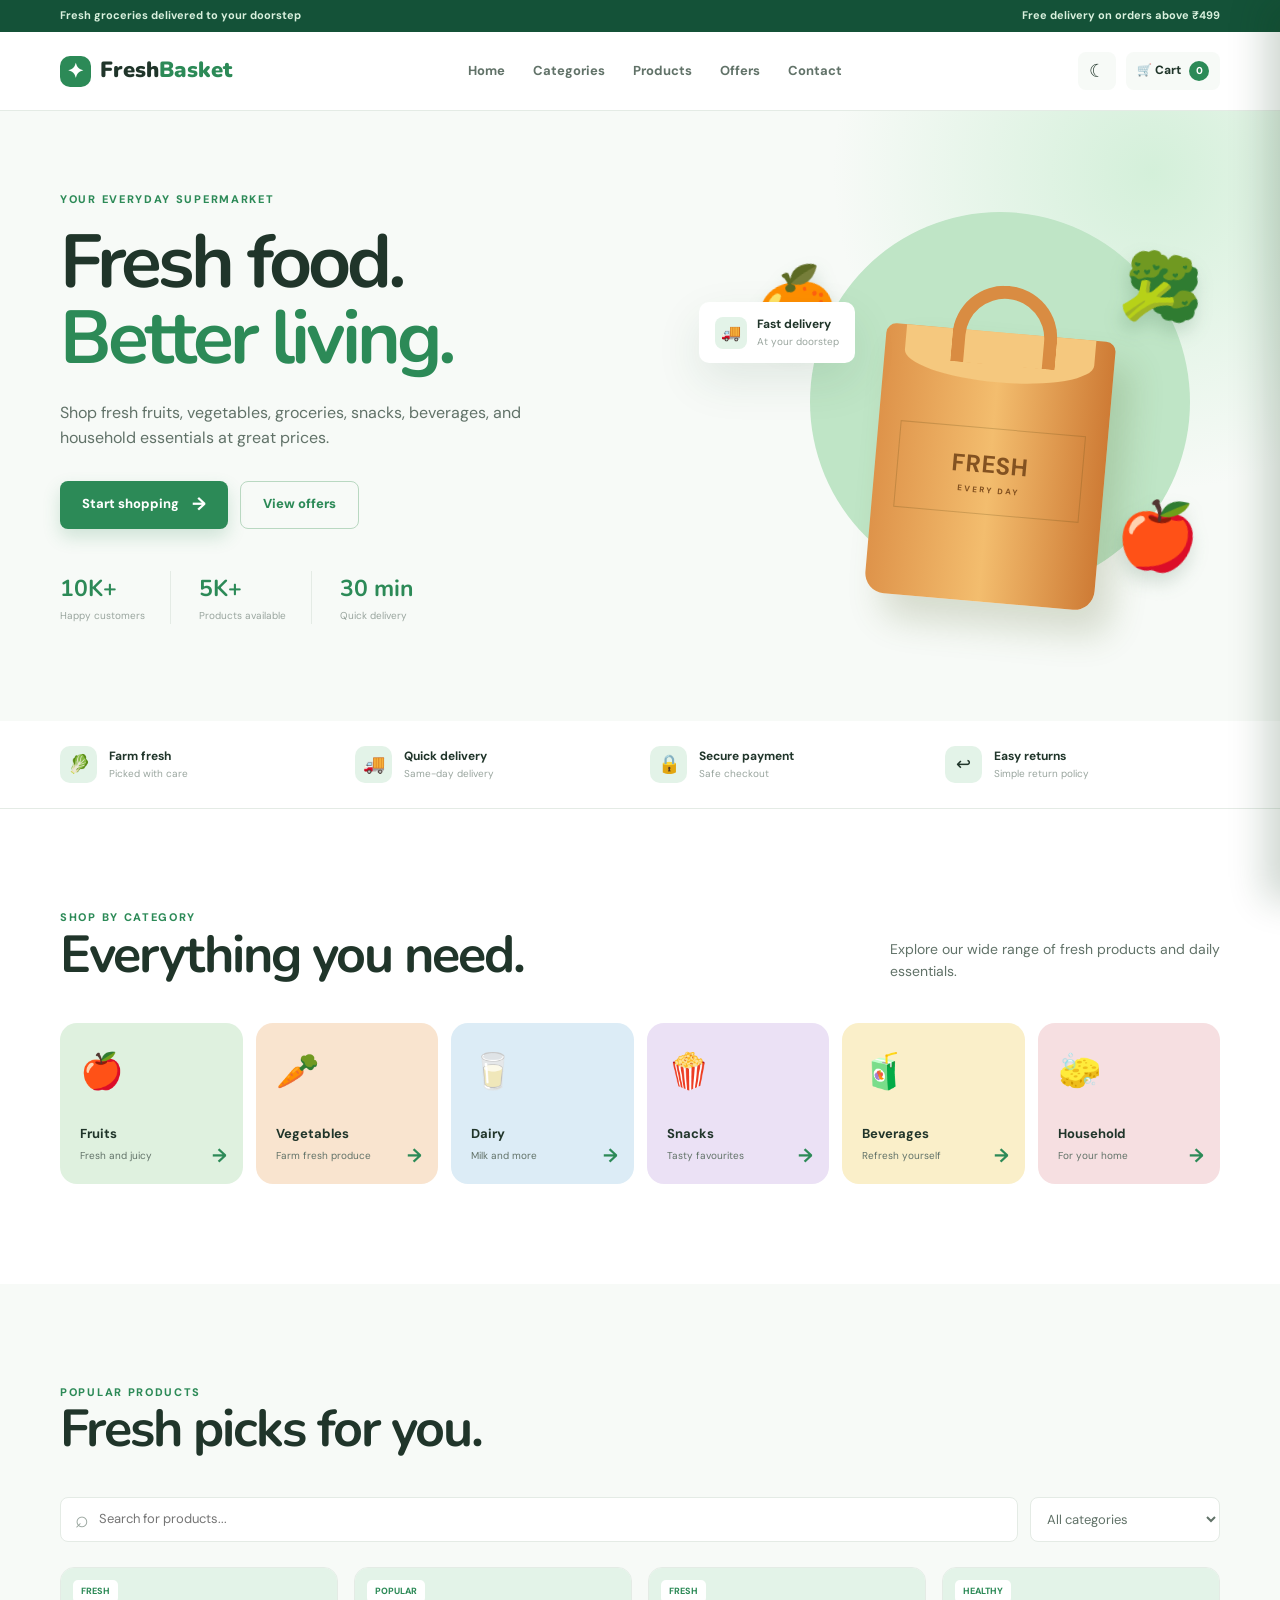
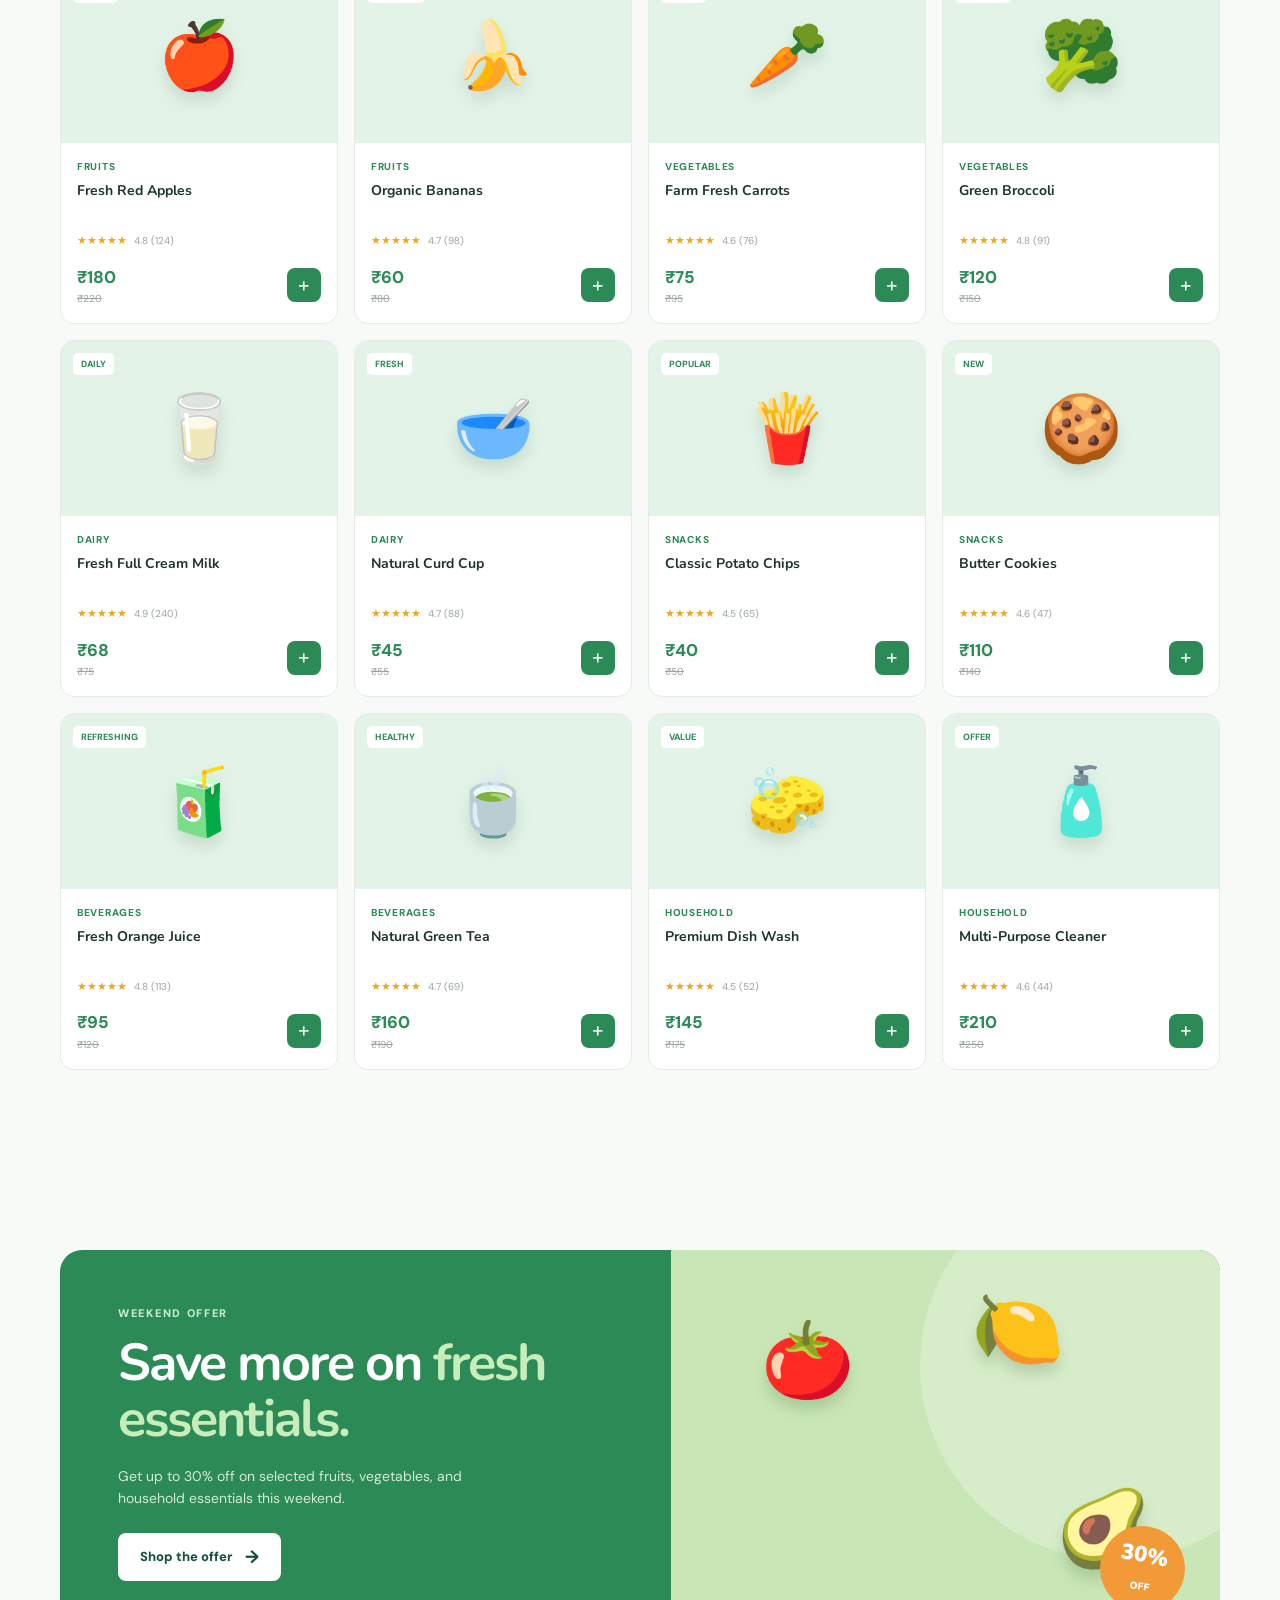
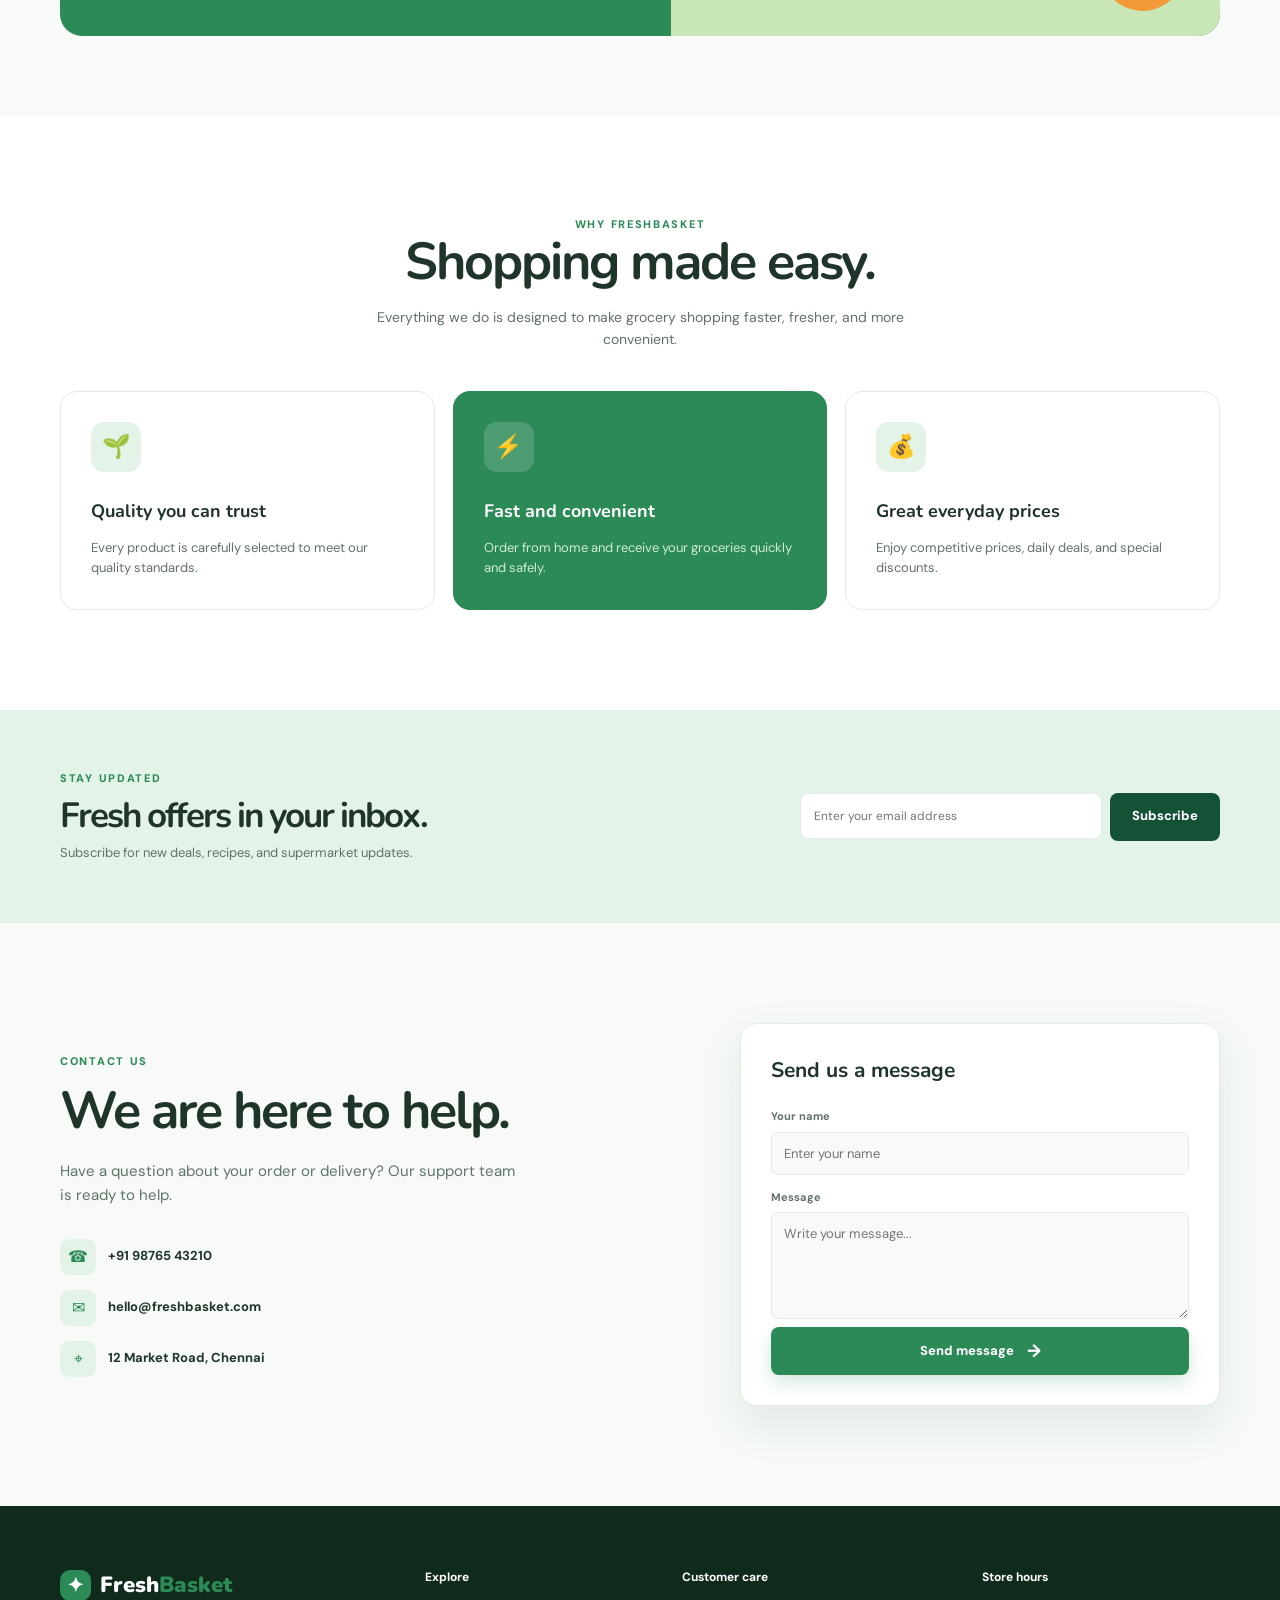
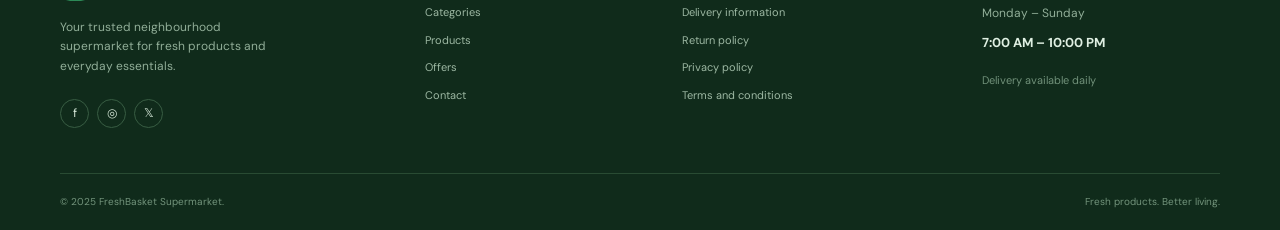
<file: supermarket/index.html>
<!DOCTYPE html>
<html lang="en">
<head>
  <meta charset="UTF-8" />
  <meta name="viewport" content="width=device-width, initial-scale=1.0" />

  <title>FreshBasket Supermarket</title>

  <link rel="preconnect" href="https://fonts.googleapis.com">
  <link rel="preconnect" href="https://fonts.gstatic.com" crossorigin>
  <link href="https://fonts.googleapis.com/css2?family=DM+Sans:wght@400;500;600;700;800&family=Nunito:wght@700;800;900&display=swap" rel="stylesheet">

  <link rel="stylesheet" href="style.css" />
</head>
<body>

  <!-- Top Announcement -->
  <div class="announcement">
    <div class="container announcement-content">
      <span>Fresh groceries delivered to your doorstep</span>
      <span>Free delivery on orders above ₹499</span>
    </div>
  </div>

  <!-- Header -->
  <header class="header">
    <div class="container navbar">

      <a href="#home" class="logo">
        <span class="logo-mark">✦</span>
        <span>Fresh<span>Basket</span></span>
      </a>

      <nav class="nav-links" id="navLinks">
        <a href="#home">Home</a>
        <a href="#categories">Categories</a>
        <a href="#products">Products</a>
        <a href="#offers">Offers</a>
        <a href="#contact">Contact</a>
      </nav>

      <div class="nav-actions">
        <button class="theme-toggle" id="themeToggle" title="Toggle theme">
          ☾
        </button>

        <button class="cart-button" id="cartButton">
          🛒 Cart
          <span id="cartCount">0</span>
        </button>

        <button class="menu-toggle" id="menuToggle">
          ☰
        </button>
      </div>
    </div>
  </header>

  <main>

    <!-- Hero -->
    <section class="hero section-reveal" id="home">
      <div class="container hero-grid">

        <div class="hero-content">
          <div class="small-label">YOUR EVERYDAY SUPERMARKET</div>

          <h1>
            Fresh food.
            <span>Better living.</span>
          </h1>

          <p>
            Shop fresh fruits, vegetables, groceries, snacks, beverages,
            and household essentials at great prices.
          </p>

          <div class="hero-buttons">
            <a href="#products" class="btn btn-primary">
              Start shopping <span>→</span>
            </a>

            <a href="#offers" class="btn btn-outline">
              View offers
            </a>
          </div>

          <div class="hero-stats">
            <div>
              <strong>10K+</strong>
              <small>Happy customers</small>
            </div>

            <div>
              <strong>5K+</strong>
              <small>Products available</small>
            </div>

            <div>
              <strong>30 min</strong>
              <small>Quick delivery</small>
            </div>
          </div>
        </div>

        <div class="hero-art">
          <div class="hero-circle"></div>

          <div class="floating-fruit fruit-one">🍊</div>
          <div class="floating-fruit fruit-two">🥦</div>
          <div class="floating-fruit fruit-three">🍎</div>

          <div class="grocery-bag">
            <div class="bag-handle"></div>
            <div class="bag-label">
              <strong>FRESH</strong>
              <small>EVERY DAY</small>
            </div>
          </div>

          <div class="delivery-card">
            <span>🚚</span>
            <div>
              <strong>Fast delivery</strong>
              <small>At your doorstep</small>
            </div>
          </div>
        </div>

      </div>
    </section>

    <!-- Benefits -->
    <section class="benefits section-reveal">
      <div class="container benefits-grid">

        <div class="benefit">
          <span>🥬</span>
          <div>
            <strong>Farm fresh</strong>
            <small>Picked with care</small>
          </div>
        </div>

        <div class="benefit">
          <span>🚚</span>
          <div>
            <strong>Quick delivery</strong>
            <small>Same-day delivery</small>
          </div>
        </div>

        <div class="benefit">
          <span>🔒</span>
          <div>
            <strong>Secure payment</strong>
            <small>Safe checkout</small>
          </div>
        </div>

        <div class="benefit">
          <span>↩</span>
          <div>
            <strong>Easy returns</strong>
            <small>Simple return policy</small>
          </div>
        </div>

      </div>
    </section>

    <!-- Categories -->
    <section class="section categories-section" id="categories">
      <div class="container">

        <div class="section-title section-reveal">
          <div>
            <div class="small-label">SHOP BY CATEGORY</div>
            <h2>Everything you need.</h2>
          </div>

          <p>
            Explore our wide range of fresh products and daily essentials.
          </p>
        </div>

        <div class="category-grid">

          <button class="category-card category-green section-reveal" data-category="Fruits">
            <span>🍎</span>
            <strong>Fruits</strong>
            <small>Fresh and juicy</small>
            <b>→</b>
          </button>

          <button class="category-card category-orange section-reveal" data-category="Vegetables">
            <span>🥕</span>
            <strong>Vegetables</strong>
            <small>Farm fresh produce</small>
            <b>→</b>
          </button>

          <button class="category-card category-blue section-reveal" data-category="Dairy">
            <span>🥛</span>
            <strong>Dairy</strong>
            <small>Milk and more</small>
            <b>→</b>
          </button>

          <button class="category-card category-purple section-reveal" data-category="Snacks">
            <span>🍿</span>
            <strong>Snacks</strong>
            <small>Tasty favourites</small>
            <b>→</b>
          </button>

          <button class="category-card category-yellow section-reveal" data-category="Beverages">
            <span>🧃</span>
            <strong>Beverages</strong>
            <small>Refresh yourself</small>
            <b>→</b>
          </button>

          <button class="category-card category-pink section-reveal" data-category="Household">
            <span>🧽</span>
            <strong>Household</strong>
            <small>For your home</small>
            <b>→</b>
          </button>

        </div>
      </div>
    </section>

    <!-- Products -->
    <section class="section products-section" id="products">
      <div class="container">

        <div class="section-title section-reveal">
          <div>
            <div class="small-label">POPULAR PRODUCTS</div>
            <h2>Fresh picks for you.</h2>
          </div>
        </div>

        <div class="product-toolbar section-reveal">
          <div class="search-box">
            <span>⌕</span>
            <input
              type="search"
              id="productSearch"
              placeholder="Search for products..."
            />
          </div>

          <select id="categoryFilter">
            <option value="All">All categories</option>
            <option value="Fruits">Fruits</option>
            <option value="Vegetables">Vegetables</option>
            <option value="Dairy">Dairy</option>
            <option value="Snacks">Snacks</option>
            <option value="Beverages">Beverages</option>
            <option value="Household">Household</option>
          </select>
        </div>

        <div class="product-grid" id="productGrid"></div>

        <p class="empty-products" id="emptyProducts">
          No products found. Try another search.
        </p>

      </div>
    </section>

    <!-- Offer Banner -->
    <section class="offers-section" id="offers">
      <div class="container offer-banner section-reveal">

        <div class="offer-content">
          <div class="small-label light-label">WEEKEND OFFER</div>

          <h2>
            Save more on
            <span>fresh essentials.</span>
          </h2>

          <p>
            Get up to 30% off on selected fruits, vegetables, and household
            essentials this weekend.
          </p>

          <button class="btn btn-light" id="offerButton">
            Shop the offer <span>→</span>
          </button>
        </div>

        <div class="offer-art">
          <div class="offer-circle"></div>
          <div class="offer-fruit fruit-a">🍅</div>
          <div class="offer-fruit fruit-b">🥑</div>
          <div class="offer-fruit fruit-c">🍋</div>
          <div class="offer-discount">30%<small>OFF</small></div>
        </div>

      </div>
    </section>

    <!-- Why Us -->
    <section class="section why-section">
      <div class="container">

        <div class="section-title centered section-reveal">
          <div class="small-label">WHY FRESHBASKET</div>
          <h2>Shopping made easy.</h2>
          <p>
            Everything we do is designed to make grocery shopping faster,
            fresher, and more convenient.
          </p>
        </div>

        <div class="why-grid">

          <article class="why-card section-reveal">
            <span>🌱</span>
            <h3>Quality you can trust</h3>
            <p>
              Every product is carefully selected to meet our quality standards.
            </p>
          </article>

          <article class="why-card featured-why section-reveal">
            <span>⚡</span>
            <h3>Fast and convenient</h3>
            <p>
              Order from home and receive your groceries quickly and safely.
            </p>
          </article>

          <article class="why-card section-reveal">
            <span>💰</span>
            <h3>Great everyday prices</h3>
            <p>
              Enjoy competitive prices, daily deals, and special discounts.
            </p>
          </article>

        </div>
      </div>
    </section>

    <!-- Newsletter -->
    <section class="newsletter-section section-reveal">
      <div class="container newsletter-content">

        <div>
          <div class="small-label">STAY UPDATED</div>
          <h2>Fresh offers in your inbox.</h2>
          <p>Subscribe for new deals, recipes, and supermarket updates.</p>
        </div>

        <form id="newsletterForm">
          <input
            type="email"
            id="email"
            placeholder="Enter your email address"
            required
          />
          <button class="btn btn-dark" type="submit">
            Subscribe
          </button>
        </form>

      </div>
    </section>

    <!-- Contact -->
    <section class="section contact-section" id="contact">
      <div class="container contact-grid">

        <div class="contact-info section-reveal">
          <div class="small-label">CONTACT US</div>
          <h2>We are here to help.</h2>
          <p>
            Have a question about your order or delivery? Our support team is
            ready to help.
          </p>

          <div class="contact-details">
            <div>
              <span>☎</span>
              <strong>+91 98765 43210</strong>
            </div>

            <div>
              <span>✉</span>
              <strong>hello@freshbasket.com</strong>
            </div>

            <div>
              <span>⌖</span>
              <strong>12 Market Road, Chennai</strong>
            </div>
          </div>
        </div>

        <form class="contact-form section-reveal" id="contactForm">
          <h3>Send us a message</h3>

          <label for="name">Your name</label>
          <input type="text" id="name" placeholder="Enter your name" required />

          <label for="message">Message</label>
          <textarea id="message" rows="4" placeholder="Write your message..." required></textarea>

          <button class="btn btn-primary full-width" type="submit">
            Send message <span>→</span>
          </button>

          <p class="form-message" id="formMessage"></p>
        </form>

      </div>
    </section>

  </main>

  <!-- Footer -->
  <footer class="footer">
    <div class="container footer-grid">

      <div>
        <a href="#home" class="logo footer-logo">
          <span class="logo-mark">✦</span>
          <span>Fresh<span>Basket</span></span>
        </a>

        <p>
          Your trusted neighbourhood supermarket for fresh products and
          everyday essentials.
        </p>

        <div class="social-links">
          <a href="#">f</a>
          <a href="#">◎</a>
          <a href="#">𝕏</a>
        </div>
      </div>

      <div class="footer-column">
        <h4>Explore</h4>
        <a href="#categories">Categories</a>
        <a href="#products">Products</a>
        <a href="#offers">Offers</a>
        <a href="#contact">Contact</a>
      </div>

      <div class="footer-column">
        <h4>Customer care</h4>
        <a href="#">Delivery information</a>
        <a href="#">Return policy</a>
        <a href="#">Privacy policy</a>
        <a href="#">Terms and conditions</a>
      </div>

      <div class="footer-column">
        <h4>Store hours</h4>
        <p>Monday – Sunday</p>
        <strong>7:00 AM – 10:00 PM</strong>
        <small>Delivery available daily</small>
      </div>

    </div>

    <div class="container footer-bottom">
      <span>© 2025 FreshBasket Supermarket.</span>
      <span>Fresh products. Better living.</span>
    </div>
  </footer>

  <!-- Cart Drawer -->
  <div class="overlay" id="overlay"></div>

  <aside class="cart-drawer" id="cartDrawer">
    <div class="cart-header">
      <div>
        <div class="small-label">YOUR CART</div>
        <h3>Shopping cart</h3>
      </div>

      <button class="close-button" id="closeCart">×</button>
    </div>

    <div class="cart-items" id="cartItems">
      <div class="empty-cart">
        <span>🛒</span>
        <p>Your cart is empty.</p>
        <small>Add products to start shopping.</small>
      </div>
    </div>

    <div class="cart-footer">
      <div class="cart-total">
        <span>Total</span>
        <strong id="cartTotal">₹0</strong>
      </div>

      <button class="btn btn-primary full-width" id="checkoutButton">
        Proceed to checkout
      </button>

      <small>Secure checkout demo</small>
    </div>
  </aside>

  <!-- Toast -->
  <div class="toast" id="toast"></div>

  <script src="script.js"></script>
</body>
</html>
</file>
<file: parmacy/style.css>
:root {
  --primary: #176b55;
  --primary-dark: #0e4f3f;
  --primary-light: #e9f6f0;
  --dark: #17332d;
  --text: #52635e;
  --muted: #8b9a95;
  --border: #e4ebe7;
  --white: #ffffff;
  --cream: #f8fbf9;
  --yellow: #f6c85f;
  --shadow: 0 18px 45px rgba(22, 71, 57, 0.09 );
  --radius: 18px;
  --radius-small: 10px;
}

* {
  margin: 0;
  padding: 0;
  box-sizing: border-box;
}

html {
  scroll-behavior: smooth;
}

body {
  color: var(--dark);
  background: var(--white);
  font-family: "DM Sans", sans-serif;
  line-height: 1.6;
}

button,
input,
textarea,
select {
  font: inherit;
}

button,
a {
  -webkit-tap-highlight-color: transparent;
}

button {
  border: 0;
  cursor: pointer;
}

a {
  color: inherit;
  text-decoration: none;
}

img {
  max-width: 100%;
  display: block;
}

.container {
  width: min(1160px, calc(100% - 40px));
  margin: 0 auto;
}

/* Topbar */

.topbar {
  color: #dff1e9;
  background: var(--primary-dark);
  font-size: 12px;
  font-weight: 600;
}

.topbar-content {
  display: flex;
  align-items: center;
  justify-content: space-between;
  min-height: 34px;
}

/* Header */

.header {
  position: sticky;
  top: 0;
  z-index: 50;
  background: rgba(255, 255, 255, 0.95);
  border-bottom: 1px solid var(--border);
  backdrop-filter: blur(12px);
}

.navbar {
  min-height: 78px;
  display: flex;
  align-items: center;
  justify-content: space-between;
  gap: 28px;
}

.logo {
  display: inline-flex;
  align-items: center;
  gap: 10px;
  color: var(--dark);
  font-family: "Plus Jakarta Sans", sans-serif;
  font-size: 21px;
  font-weight: 800;
  letter-spacing: -0.8px;
}

.logo > span:last-child > span {
  color: var(--primary);
}

.logo-icon {
  width: 31px;
  height: 31px;
  display: grid;
  place-items: center;
  color: var(--white);
  border-radius: 9px;
  background: var(--primary);
  font-size: 25px;
  line-height: 1;
}

.nav-links {
  display: flex;
  align-items: center;
  gap: 30px;
  color: var(--text);
  font-size: 14px;
  font-weight: 600;
}

.nav-links a {
  transition: color 0.2s ease;
}

.nav-links a:hover {
  color: var(--primary);
}

.header-actions {
  display: flex;
  align-items: center;
  gap: 12px;
}

.icon-button,
.cart-button {
  min-height: 38px;
  display: inline-flex;
  align-items: center;
  justify-content: center;
  border-radius: 9px;
  background: var(--cream);
  color: var(--dark);
}

.icon-button {
  width: 38px;
  font-size: 23px;
}

.cart-button {
  gap: 10px;
  padding: 0 12px;
  font-size: 13px;
  font-weight: 700;
}

.cart-button strong {
  width: 21px;
  height: 21px;
  display: grid;
  place-items: center;
  border-radius: 50%;
  color: var(--white);
  background: var(--primary);
  font-size: 11px;
}

.menu-toggle {
  display: none;
  width: 36px;
  background: transparent;
}

.menu-toggle span {
  width: 25px;
  height: 2px;
  display: block;
  margin: 5px auto;
  background: var(--dark);
}

/* General */

.section {
  padding: 100px 0;
}

.eyebrow {
  color: var(--primary);
  font-size: 11px;
  font-weight: 800;
  letter-spacing: 1.7px;
}

.eyebrow.light {
  color: #bfe2d4;
}

.section-heading {
  margin-bottom: 48px;
}

.section-heading.centered {
  max-width: 650px;
  margin-right: auto;
  margin-left: auto;
  text-align: center;
}

.section-heading h2,
.section-heading-row h2,
.about-content h2,
.contact-content h2 {
  margin-top: 13px;
  color: var(--dark);
  font-family: "Plus Jakarta Sans", sans-serif;
  font-size: clamp(30px, 4vw, 47px);
  letter-spacing: -2px;
  line-height: 1.12;
}

.section-heading h2 span,
.about-content h2 span {
  color: var(--primary);
}

.section-heading p {
  margin-top: 17px;
  color: var(--text);
  font-size: 15px;
}

.btn {
  min-height: 48px;
  display: inline-flex;
  align-items: center;
  justify-content: center;
  gap: 14px;
  padding: 0 22px;
  border-radius: 8px;
  font-size: 13px;
  font-weight: 700;
  transition: 0.2s ease;
}

.btn span {
  font-size: 18px;
  line-height: 0;
  transition: transform 0.2s ease;
}

.btn:hover span {
  transform: translateX(4px);
}

.btn-primary {
  color: var(--white);
  background: var(--primary);
  box-shadow: 0 8px 16px rgba(23, 107, 85, 0.15);
}

.btn-primary:hover {
  background: var(--primary-dark);
  transform: translateY(-2px);
}

.btn-outline {
  color: var(--primary);
  border: 1px solid #c9ded5;
  background: transparent;
}

.btn-outline:hover {
  background: var(--primary-light);
}

.btn-white {
  color: var(--primary-dark);
  background: var(--white);
}

.btn-dark {
  color: var(--white);
  background: var(--dark);
}

.full-width {
  width: 100%;
}

/* Hero */

.hero {
  min-height: 615px;
  display: flex;
  align-items: center;
  overflow: hidden;
  background:
    radial-gradient(circle at 90% 15%, rgba(206, 240, 224, 0.65), transparent 25%),
    linear-gradient(115deg, #f8fbf9 0%, #f1f8f4 100%);
}

.hero-grid {
  display: grid;
  grid-template-columns: 1fr 0.92fr;
  align-items: center;
  gap: 70px;
  padding: 72px 0;
}

.hero-content {
  max-width: 560px;
}

.hero-content h1 {
  margin-top: 17px;
  color: var(--dark);
  font-family: "Plus Jakarta Sans", sans-serif;
  font-size: clamp(40px, 5.3vw, 69px);
  letter-spacing: -3.8px;
  line-height: 1.03;
}

.hero-content h1 span {
  color: var(--primary);
}

.hero-content > p {
  max-width: 470px;
  margin-top: 22px;
  color: var(--text);
  font-size: 16px;
}

.hero-buttons {
  display: flex;
  flex-wrap: wrap;
  gap: 12px;
  margin-top: 30px;
}

.hero-trust {
  display: flex;
  align-items: center;
  gap: 12px;
  margin-top: 40px;
}

.avatar-group {
  display: flex;
}

.avatar-group span {
  width: 28px;
  height: 28px;
  display: grid;
  place-items: center;
  margin-left: -6px;
  color: var(--primary-dark);
  border: 2px solid #f1f8f4;
  border-radius: 50%;
  background: #d3ecdf;
  font-size: 10px;
  font-weight: 800;
}

.avatar-group span:first-child {
  margin-left: 0;
  background: #f5d8d6;
}

.avatar-group span:nth-child(2) {
  background: #d2def4;
}

.avatar-group span:nth-child(3) {
  background: #f6e8bb;
}

.avatar-group span:last-child {
  color: var(--white);
  background: var(--primary);
}

.hero-trust strong,
.hero-trust small {
  display: block;
}

.hero-trust strong {
  color: var(--dark);
  font-size: 12px;
}

.hero-trust small {
  margin-top: 1px;
  color: var(--muted);
  font-size: 11px;
}

.hero-visual {
  position: relative;
  min-height: 430px;
}

.main-card {
  position: absolute;
  inset: 17px 22px 0 25px;
  overflow: hidden;
  border-radius: 27px;
  background: #a9d6c4;
  box-shadow: 0 28px 50px rgba(41, 100, 78, 0.18);
}

.card-orb {
  position: absolute;
  border-radius: 50%;
  background: rgba(255, 255, 255, 0.17);
}

.orb-one {
  width: 250px;
  height: 250px;
  top: -80px;
  right: -70px;
}

.orb-two {
  width: 290px;
  height: 290px;
  bottom: -145px;
  left: -100px;
}

.medical-cross {
  position: absolute;
  top: 29px;
  right: 34px;
  color: rgba(255, 255, 255, 0.65);
  font-family: "Plus Jakarta Sans", sans-serif;
  font-size: 75px;
  font-weight: 800;
}

.hero-card-text {
  position: absolute;
  top: 52px;
  left: 42px;
  color: var(--white);
}

.hero-card-text span {
  font-size: 10px;
  font-weight: 800;
  letter-spacing: 1.5px;
}

.hero-card-text h3 {
  margin-top: 10px;
  font-family: "Plus Jakarta Sans", sans-serif;
  font-size: 27px;
  line-height: 1.13;
}

.medicine-bottle {
  position: absolute;
  right: 18%;
  bottom: -6px;
  width: 150px;
  transform: rotate(8deg);
}

.bottle-cap {
  width: 85px;
  height: 28px;
  margin: auto;
  border-radius: 9px 9px 4px 4px;
  background: #4d8f7b;
  box-shadow: inset 0 -5px rgba(16, 73, 58, 0.12);
}

.bottle-body {
  height: 230px;
  border-radius: 13px 13px 22px 22px;
  background: linear-gradient(90deg, #f6f4e8, #fffdf5, #d9d8c7);
  box-shadow: 12px 4px 20px rgba(23, 84, 65, 0.18);
}

.bottle-label {
  position: absolute;
  top: 72px;
  left: 14px;
  right: 14px;
  padding: 17px 7px;
  color: var(--primary);
  border-top: 1px solid #dceadf;
  border-bottom: 1px solid #dceadf;
  text-align: center;
}

.bottle-label strong {
  display: block;
  font-family: "Plus Jakarta Sans", sans-serif;
  font-size: 16px;
  line-height: 1.02;
}

.bottle-label small {
  display: block;
  margin-top: 12px;
  color: #84a597;
  font-size: 7px;
  font-weight: 800;
  letter-spacing: 1px;
}

.floating-card {
  position: absolute;
  display: flex;
  align-items: center;
  gap: 10px;
  padding: 12px 15px;
  border: 1px solid rgba(255, 255, 255, 0.8);
  border-radius: 12px;
  background: rgba(255, 255, 255, 0.92);
  box-shadow: var(--shadow);
}

.floating-card strong,
.floating-card small {
  display: block;
}

.floating-card strong {
  color: var(--dark);
  font-size: 12px;
}

.floating-card small {
  color: var(--muted);
  font-size: 10px;
}

.delivery-card {
  top: 80px;
  left: -3px;
}

.floating-icon {
  width: 31px;
  height: 31px;
  display: grid;
  place-items: center;
  border-radius: 8px;
  background: var(--primary-light);
  font-size: 15px;
}

.rating-card {
  right: -10px;
  bottom: 37px;
  display: block;
  min-width: 104px;
}

.rating-card strong {
  font-family: "Plus Jakarta Sans", sans-serif;
  font-size: 22px;
}

.rating-card span {
  display: block;
  color: #f4b93c;
  font-size: 10px;
  letter-spacing: 1px;
}

.rating-card small {
  margin-top: 3px;
}

/* Trust Strip */

.trust-strip {
  border-bottom: 1px solid var(--border);
  background: var(--white);
}

.trust-grid {
  display: grid;
  grid-template-columns: repeat(4, 1fr);
  gap: 20px;
  padding: 25px 0;
}

.trust-item {
  display: flex;
  align-items: center;
  gap: 12px;
}

.trust-icon {
  width: 35px;
  height: 35px;
  display: grid;
  place-items: center;
  color: var(--primary);
  border-radius: 10px;
  background: var(--primary-light);
  font-size: 17px;
  font-weight: 700;
}

.trust-item strong,
.trust-item small {
  display: block;
}

.trust-item strong {
  color: var(--dark);
  font-size: 12px;
}

.trust-item small {
  color: var(--muted);
  font-size: 10px;
}

/* Categories */

.categories-section {
  background: var(--white);
}

.category-grid {
  display: grid;
  grid-template-columns: repeat(4, 1fr);
  gap: 15px;
}

.category-card {
  position: relative;
  min-height: 178px;
  overflow: hidden;
  padding: 23px;
  border-radius: var(--radius);
  text-align: left;
  transition: transform 0.2s ease, box-shadow 0.2s ease;
}

.category-card:hover {
  transform: translateY(-5px);
  box-shadow: var(--shadow);
}

.category-card::after {
  position: absolute;
  right: -40px;
  bottom: -60px;
  width: 160px;
  height: 160px;
  content: "";
  border-radius: 50%;
  background: rgba(255, 255, 255, 0.28);
}

.category-blue {
  background: #e3f1f8;
}

.category-green {
  background: #e0f1e8;
}

.category-yellow {
  background: #fff2cb;
}

.category-purple {
  background: #ece6f5;
}

.category-icon {
  position: relative;
  z-index: 1;
  display: block;
  margin-bottom: 24px;
  font-size: 31px;
}

.category-card strong,
.category-card small {
  position: relative;
  z-index: 1;
  display: block;
}

.category-card strong {
  color: var(--dark);
  font-size: 14px;
}

.category-card small {
  margin-top: 3px;
  color: var(--text);
  font-size: 11px;
}

.category-arrow {
  position: absolute;
  z-index: 2;
  right: 20px;
  bottom: 17px;
  color: var(--dark);
  font-size: 18px;
}

/* Products */

.products-section {
  background: var(--cream);
}

.section-heading-row {
  display: flex;
  align-items: end;
  justify-content: space-between;
  gap: 20px;
  margin-bottom: 35px;
}

.section-heading-row h2 {
  font-size: 35px;
}

.view-all {
  color: var(--primary);
  font-size: 13px;
  font-weight: 700;
}

.product-toolbar {
  display: flex;
  gap: 12px;
  margin-bottom: 26px;
}

.search-box {
  flex: 1;
  display: flex;
  align-items: center;
  gap: 10px;
  min-height: 45px;
  padding: 0 14px;
  border: 1px solid var(--border);
  border-radius: 8px;
  background: var(--white);
}

.search-box span {
  color: var(--muted);
  font-size: 23px;
}

.search-box input {
  width: 100%;
  border: 0;
  outline: 0;
  color: var(--dark);
  background: transparent;
  font-size: 13px;
}

.category-filter {
  width: 190px;
  padding: 0 12px;
  border: 1px solid var(--border);
  border-radius: 8px;
  outline: 0;
  color: var(--text);
  background: var(--white);
  font-size: 13px;
}

.product-grid {
  display: grid;
  grid-template-columns: repeat(4, 1fr);
  gap: 17px;
}

.product-card {
  position: relative;
  overflow: hidden;
  border: 1px solid var(--border);
  border-radius: 14px;
  background: var(--white);
  transition: transform 0.2s ease, box-shadow 0.2s ease;
}

.product-card:hover {
  transform: translateY(-4px);
  box-shadow: var(--shadow);
}

.product-image {
  position: relative;
  height: 180px;
  display: grid;
  place-items: center;
  background: #f2f7f4;
}

.product-image .product-emoji {
  font-size: 65px;
  filter: drop-shadow(0 8px 9px rgba(33, 75, 62, 0.12));
}

.product-tag {
  position: absolute;
  top: 12px;
  left: 12px;
  padding: 4px 8px;
  color: var(--primary);
  border-radius: 5px;
  background: var(--primary-light);
  font-size: 9px;
  font-weight: 800;
}

.product-details {
  padding: 17px;
}

.product-category {
  color: var(--muted);
  font-size: 10px;
  font-weight: 700;
  text-transform: uppercase;
  letter-spacing: 0.7px;
}

.product-details h3 {
  min-height: 43px;
  margin-top: 7px;
  color: var(--dark);
  font-size: 14px;
  line-height: 1.35;
}

.product-rating {
  margin-top: 8px;
  color: #f4b93c;
  font-size: 11px;
}

.product-rating span {
  color: var(--muted);
  margin-left: 4px;
  font-size: 10px;
}

.product-bottom {
  display: flex;
  align-items: center;
  justify-content: space-between;
  gap: 7px;
  margin-top: 14px;
}

.product-price {
  color: var(--dark);
  font-size: 17px;
  font-weight: 800;
}

.product-price del {
  display: block;
  color: var(--muted);
  font-size: 10px;
  font-weight: 400;
}

.add-button {
  width: 34px;
  height: 34px;
  display: grid;
  place-items: center;
  color: var(--white);
  border-radius: 8px;
  background: var(--primary);
  font-size: 21px;
  line-height: 1;
  transition: background 0.2s ease;
}

.add-button:hover {
  background: var(--primary-dark);
}

.empty-products {
  display: none;
  padding: 30px;
  color: var(--muted);
  text-align: center;
}

.empty-products.show {
  display: block;
}

/* Promotion */

.promo-section {
  padding: 80px 0;
  background: var(--cream);
}

.promo-banner {
  position: relative;
  min-height: 345px;
  display: grid;
  grid-template-columns: 1fr 1fr;
  overflow: hidden;
  border-radius: 22px;
  background: var(--primary);
}

.promo-copy {
  position: relative;
  z-index: 2;
  padding: 55px 60px;
}

.promo-copy h2 {
  margin-top: 12px;
  color: var(--white);
  font-family: "Plus Jakarta Sans", sans-serif;
  font-size: 38px;
  letter-spacing: -1.5px;
  line-height: 1.13;
}

.promo-copy p {
  max-width: 330px;
  margin: 16px 0 24px;
  color: #cae7da;
  font-size: 14px;
}

.promo-visual {
  position: relative;
  overflow: hidden;
  background: #b5ddc9;
}

.promo-circle {
  position: absolute;
  top: -70px;
  right: -60px;
  width: 370px;
  height: 370px;
  border-radius: 50%;
  background: rgba(255, 255, 255, 0.19);
}

.promo-leaf {
  position: absolute;
  color: rgba(17, 90, 64, 0.26);
  font-size: 120px;
  transform: rotate(45deg);
}

.leaf-one {
  right: 10px;
  bottom: -44px;
}

.leaf-two {
  top: 15px;
  left: 48px;
  transform: rotate(-45deg);
}

.promo-bottle {
  position: absolute;
  z-index: 2;
  right: 24%;
  bottom: -25px;
  width: 135px;
  height: 245px;
  border-radius: 12px 12px 24px 24px;
  background: #fffdf4;
  box-shadow: 15px 10px 30px rgba(29, 87, 63, 0.2);
  transform: rotate(8deg);
}

.promo-bottle-top {
  position: absolute;
  top: -23px;
  left: 20px;
  width: 95px;
  height: 27px;
  border-radius: 8px 8px 3px 3px;
  background: #78b49b;
}

.promo-bottle-label {
  position: absolute;
  top: 72px;
  right: 10px;
  left: 10px;
  padding: 15px 4px;
  border-top: 1px solid #dceadf;
  border-bottom: 1px solid #dceadf;
  color: var(--primary);
  text-align: center;
}

.promo-bottle-label strong {
  display: block;
  font-family: "Plus Jakarta Sans", sans-serif;
  font-size: 15px;
  line-height: 1.05;
}

.promo-bottle-label small {
  display: block;
  margin-top: 10px;
  color: #8cab9d;
  font-size: 6px;
  font-weight: 800;
}

/* Services */

.services-section {
  background: var(--white);
}

.services-grid {
  display: grid;
  grid-template-columns: repeat(3, 1fr);
  gap: 18px;
}

.service-card {
  position: relative;
  padding: 30px;
  border: 1px solid var(--border);
  border-radius: var(--radius);
  background: var(--white);
}

.service-number {
  position: absolute;
  top: 26px;
  right: 27px;
  color: #c9d7d1;
  font-size: 11px;
  font-weight: 800;
}

.service-icon {
  width: 49px;
  height: 49px;
  display: grid;
  place-items: center;
  margin-bottom: 25px;
  border-radius: 13px;
  background: var(--primary-light);
  font-size: 23px;
}

.service-card h3 {
  color: var(--dark);
  font-family: "Plus Jakarta Sans", sans-serif;
  font-size: 17px;
}

.service-card p {
  min-height: 68px;
  margin: 12px 0 22px;
  color: var(--text);
  font-size: 13px;
}

.service-card a {
  color: var(--primary);
  font-size: 12px;
  font-weight: 800;
}

.highlighted-service {
  border-color: var(--primary);
  background: var(--primary);
  box-shadow: var(--shadow);
}

.highlighted-service h3 {
  color: var(--white);
}

.highlighted-service p {
  color: #cce5db;
}

.highlighted-service .service-number {
  color: #7bb59f;
}

.highlighted-service .service-icon {
  background: rgba(255, 255, 255, 0.16);
}

.highlighted-service a {
  color: #d9f3e7;
}

/* About */

.about-section {
  background: var(--cream);
}

.about-grid {
  display: grid;
  grid-template-columns: 0.88fr 1fr;
  align-items: center;
  gap: 85px;
}

.about-image {
  position: relative;
  min-height: 435px;
  overflow: hidden;
  border-radius: 22px;
  background:
    linear-gradient(rgba(29, 99, 76, 0.2), rgba(29, 99, 76, 0.2)),
    linear-gradient(135deg, #9bc7b5, #548f77);
}

.about-image::before,
.about-image::after {
  position: absolute;
  content: "";
  border: 1px solid rgba(255, 255, 255, 0.2);
  border-radius: 50%;
}

.about-image::before {
  top: -100px;
  right: -90px;
  width: 330px;
  height: 330px;
}

.about-image::after {
  bottom: -130px;
  left: -100px;
  width: 360px;
  height: 360px;
}

.about-image-content {
  position: absolute;
  inset: 0;
  display: flex;
  flex-direction: column;
  justify-content: center;
  padding: 50px;
  color: var(--white);
}

.about-plus {
  font-size: 100px;
  font-weight: 200;
  line-height: 0.8;
  opacity: 0.25;
}

.about-image-label {
  margin-top: 20px;
  font-family: "Plus Jakarta Sans", sans-serif;
  font-size: 32px;
  font-weight: 800;
  line-height: 1.05;
  letter-spacing: -1px;
}

.about-image-label em {
  color: #d1f0df;
  font-style: normal;
}

.about-stat {
  position: absolute;
  z-index: 2;
  right: 20px;
  bottom: 20px;
  display: flex;
  align-items: center;
  gap: 10px;
  padding: 15px 17px;
  border-radius: 11px;
  background: var(--white);
  box-shadow: var(--shadow);
}

.about-stat strong {
  color: var(--primary);
  font-family: "Plus Jakarta Sans", sans-serif;
  font-size: 30px;
  line-height: 1;
}

.about-stat span {
  color: var(--text);
  font-size: 10px;
  line-height: 1.3;
}

.about-content h2 {
  max-width: 500px;
}

.about-content > p {
  max-width: 500px;
  margin-top: 20px;
  color: var(--text);
  font-size: 15px;
}

.check-list {
  display: grid;
  gap: 14px;
  margin: 28px 0 32px;
  list-style: none;
}

.check-list li {
  display: flex;
  align-items: center;
  gap: 10px;
  color: var(--dark);
  font-size: 13px;
  font-weight: 600;
}

.check-list span {
  width: 20px;
  height: 20px;
  display: grid;
  place-items: center;
  color: var(--primary);
  border-radius: 50%;
  background: #d9eee3;
  font-size: 11px;
  font-weight: 800;
}

/* Testimonials */

.testimonials-section {
  background: var(--white);
}

.testimonial-grid {
  display: grid;
  grid-template-columns: repeat(3, 1fr);
  gap: 18px;
}

.testimonial-card {
  padding: 27px;
  border: 1px solid var(--border);
  border-radius: var(--radius);
  background: var(--white);
}

.testimonial-featured {
  color: var(--white);
  border-color: var(--primary);
  background: var(--primary);
}

.stars {
  color: #efb52c;
  font-size: 13px;
  letter-spacing: 2px;
}

.testimonial-card > p {
  min-height: 105px;
  margin: 18px 0 22px;
  color: var(--text);
  font-size: 14px;
  line-height: 1.7;
}

.testimonial-featured > p {
  color: #d0e9df;
}

.customer {
  display: flex;
  align-items: center;
  gap: 10px;
}

.customer-avatar {
  width: 35px;
  height: 35px;
  display: grid;
  place-items: center;
  border-radius: 50%;
  color: var(--dark);
  font-size: 12px;
  font-weight: 800;
}

.avatar-pink {
  background: #f6d8d9;
}

.avatar-blue {
  background: #d1dff2;
}

.avatar-yellow {
  background: #f6e4ae;
}

.customer strong,
.customer small {
  display: block;
}

.customer strong {
  color: var(--dark);
  font-size: 12px;
}

.testimonial-featured .customer strong {
  color: var(--white);
}

.customer small {
  color: var(--muted);
  font-size: 10px;
}

/* Contact */

.contact-section {
  color: var(--white);
  background: var(--primary-dark);
}

.contact-grid {
  display: grid;
  grid-template-columns: 1fr 0.85fr;
  align-items: center;
  gap: 90px;
}

.contact-content h2 {
  color: var(--white);
}

.contact-content p {
  max-width: 440px;
  margin-top: 20px;
  color: #bddccf;
  font-size: 15px;
}

.contact-details {
  display: grid;
  gap: 18px;
  margin-top: 35px;
}

.contact-detail {
  display: flex;
  align-items: center;
  gap: 13px;
}

.contact-detail > span {
  width: 37px;
  height: 37px;
  display: grid;
  place-items: center;
  border-radius: 9px;
  background: rgba(255, 255, 255, 0.12);
  color: #bde5d5;
}

.contact-detail small,
.contact-detail strong {
  display: block;
}

.contact-detail small {
  color: #9ac4b3;
  font-size: 10px;
}

.contact-detail strong {
  margin-top: 2px;
  color: var(--white);
  font-size: 13px;
}

.contact-form {
  padding: 31px;
  border-radius: 17px;
  color: var(--dark);
  background: var(--white);
  box-shadow: 0 20px 40px rgba(4, 39, 28, 0.18);
}

.contact-form h3 {
  margin-bottom: 22px;
  font-family: "Plus Jakarta Sans", sans-serif;
  font-size: 21px;
}

.contact-form label {
  display: block;
  margin: 15px 0 6px;
  color: var(--text);
  font-size: 11px;
  font-weight: 700;
}

.contact-form input,
.contact-form textarea,
.newsletter-form input {
  width: 100%;
  border: 1px solid var(--border);
  border-radius: 7px;
  outline: none;
  color: var(--dark);
  background: var(--cream);
  font-size: 13px;
}

.contact-form input {
  height: 42px;
  padding: 0 12px;
}

.contact-form textarea {
  padding: 11px 12px;
  resize: vertical;
}

.contact-form input:focus,
.contact-form textarea:focus {
  border-color: var(--primary);
  box-shadow: 0 0 0 3px var(--primary-light);
}

.contact-form .btn {
  margin-top: 20px;
}

.form-message {
  display: none;
  margin-top: 12px;
  color: var(--primary);
  font-size: 12px;
  font-weight: 700;
}

.form-message.show {
  display: block;
}

/* Newsletter */

.newsletter-section {
  padding: 42px 0;
  background: #dceee5;
}

.newsletter-content {
  display: flex;
  align-items: center;
  justify-content: space-between;
  gap: 35px;
}

.newsletter-content h3 {
  color: var(--dark);
  font-family: "Plus Jakarta Sans", sans-serif;
  font-size: 21px;
}

.newsletter-content p {
  margin-top: 4px;
  color: var(--text);
  font-size: 13px;
}

.newsletter-form {
  min-width: 405px;
  display: flex;
  gap: 8px;
}

.newsletter-form input {
  height: 46px;
  padding: 0 13px;
  background: var(--white);
}

/* Footer */

.footer {
  color: #b5ccc2;
  background: #102e26;
}

.footer-grid {
  display: grid;
  grid-template-columns: 1.5fr 1fr 1.2fr 1.1fr;
  gap: 45px;
  padding: 65px 0 48px;
}

.footer-logo {
  color: var(--white);
}

.footer-brand > p {
  max-width: 220px;
  margin-top: 15px;
  color: #8daea1;
  font-size: 12px;
}

.social-links {
  display: flex;
  gap: 8px;
  margin-top: 24px;
}

.social-links a {
  width: 29px;
  height: 29px;
  display: grid;
  place-items: center;
  border: 1px solid #365a4e;
  border-radius: 50%;
  color: #d5e9e0;
  font-size: 12px;
}

.footer-column h4 {
  margin-bottom: 18px;
  color: var(--white);
  font-size: 12px;
}

.footer-column a,
.footer-column p,
.footer-column strong {
  display: block;
  margin-bottom: 10px;
  color: #9bb9ae;
  font-size: 11px;
}

.footer-column a:hover {
  color: var(--white);
}

.footer-column strong {
  color: #e1f4eb;
  font-size: 13px;
}

.footer-note {
  margin-top: 22px;
  color: #6f9888 !important;
}

.footer-bottom {
  display: flex;
  justify-content: space-between;
  gap: 20px;
  padding: 20px 0;
  border-top: 1px solid #29483e;
  color: #6e9286;
  font-size: 10px;
}

/* Cart */

.overlay {
  position: fixed;
  z-index: 80;
  inset: 0;
  display: none;
  background: rgba(9, 38, 29, 0.45);
}

.overlay.show {
  display: block;
}

.cart-drawer {
  position: fixed;
  z-index: 90;
  top: 0;
  right: 0;
  bottom: 0;
  width: min(410px, 100%);
  display: flex;
  flex-direction: column;
  padding: 28px;
  background: var(--white);
  box-shadow: -15px 0 35px rgba(10, 54, 39, 0.15);
  transform: translateX(100%);
  transition: transform 0.3s ease;
}

.cart-drawer.open {
  transform: translateX(0);
}

.cart-header {
  display: flex;
  align-items: center;
  justify-content: space-between;
  padding-bottom: 22px;
  border-bottom: 1px solid var(--border);
}

.cart-header h3 {
  margin-top: 4px;
  font-family: "Plus Jakarta Sans", sans-serif;
  font-size: 22px;
}

.close-button {
  width: 34px;
  height: 34px;
  border-radius: 50%;
  color: var(--text);
  background: var(--cream);
  font-size: 23px;
  line-height: 1;
}

.cart-items {
  flex: 1;
  overflow-y: auto;
  padding: 20px 0;
}

.empty-cart {
  padding: 70px 10px;
  color: var(--muted);
  text-align: center;
}

.empty-cart > span {
  display: block;
  margin-bottom: 14px;
  font-size: 40px;
}

.empty-cart p {
  color: var(--dark);
  font-weight: 700;
}

.empty-cart small {
  display: block;
  margin-top: 4px;
  font-size: 12px;
}

.cart-item {
  display: grid;
  grid-template-columns: 55px 1fr auto;
  align-items: center;
  gap: 12px;
  padding: 13px 0;
  border-bottom: 1px solid var(--border);
}

.cart-item-image {
  width: 55px;
  height: 55px;
  display: grid;
  place-items: center;
  border-radius: 10px;
  background: var(--primary-light);
  font-size: 25px;
}

.cart-item h4 {
  color: var(--dark);
  font-size: 12px;
  line-height: 1.3;
}

.cart-item p {
  margin-top: 4px;
  color: var(--primary);
  font-size: 12px;
  font-weight: 800;
}

.cart-quantity {
  display: flex;
  align-items: center;
  gap: 7px;
  margin-top: 7px;
}

.cart-quantity button {
  width: 21px;
  height: 21px;
  display: grid;
  place-items: center;
  border-radius: 5px;
  color: var(--primary);
  background: var(--primary-light);
  font-size: 14px;
}

.cart-quantity span {
  color: var(--dark);
  font-size: 11px;
  font-weight: 700;
}

.remove-item {
  align-self: start;
  color: var(--muted);
  background: transparent;
  font-size: 17px;
}

.cart-footer {
  padding-top: 20px;
  border-top: 1px solid var(--border);
}

.cart-total {
  display: flex;
  align-items: center;
  justify-content: space-between;
  margin-bottom: 17px;
  color: var(--text);
  font-size: 14px;
}

.cart-total strong {
  color: var(--dark);
  font-size: 21px;
}

.secure-text {
  display: block;
  margin-top: 12px;
  color: var(--muted);
  text-align: center;
  font-size: 10px;
}

/* Toast */

.toast {
  position: fixed;
  z-index: 100;
  right: 20px;
  bottom: 20px;
  max-width: 320px;
  padding: 13px 18px;
  border-radius: 8px;
  color: var(--white);
  background: var(--dark);
  box-shadow: var(--shadow);
  font-size: 12px;
  font-weight: 700;
  opacity: 0;
  pointer-events: none;
  transform: translateY(15px);
  transition: 0.25s ease;
}

.toast.show {
  opacity: 1;
  transform: translateY(0);
}

/* Responsive */

@media (max-width: 980px) {
  .nav-links {
    gap: 17px;
  }

  .hero-grid,
  .about-grid {
    gap: 40px;
  }

  .hero-content h1 {
    font-size: 51px;
  }

  .product-grid {
    grid-template-columns: repeat(3, 1fr);
  }

  .category-grid {
    grid-template-columns: repeat(2, 1fr);
  }

  .trust-grid {
    grid-template-columns: repeat(2, 1fr);
  }

  .contact-grid {
    gap: 45px;
  }
}

@media (max-width: 760px) {
  .container {
    width: min(100% - 30px, 570px);
  }

  .topbar-content {
    justify-content: center;
  }

  .topbar-content p:last-child {
    display: none;
  }

  .navbar {
    min-height: 68px;
  }

  .menu-toggle {
    display: block;
    order: 3;
  }

  .header-actions {
    margin-left: auto;
  }

  .nav-links {
    position: absolute;
    top: 68px;
    right: 15px;
    left: 15px;
    display: none;
    flex-direction: column;
    align-items: stretch;
    gap: 0;
    padding: 10px;
    border: 1px solid var(--border);
    border-radius: 10px;
    background: var(--white);
    box-shadow: var(--shadow);
  }

  .nav-links.show {
    display: flex;
  }

  .nav-links a {
    padding: 13px;
    border-bottom: 1px solid var(--border);
  }

  .nav-links a:last-child {
    border-bottom: 0;
  }

  .section {
    padding: 72px 0;
  }

  .hero-grid {
    grid-template-columns: 1fr;
    padding: 65px 0;
  }

  .hero-content h1 {
    font-size: clamp(42px, 12vw, 62px);
  }

  .hero-visual {
    min-height: 355px;
  }

  .main-card {
    inset: 15px 13px 0 18px;
  }

  .hero-card-text {
    top: 37px;
    left: 28px;
  }

  .hero-card-text h3 {
    font-size: 22px;
  }

  .medicine-bottle {
    right: 19%;
    width: 115px;
  }

  .bottle-body {
    height: 190px;
  }

  .delivery-card {
    top: 56px;
    left: -2px;
  }

  .rating-card {
    right: -3px;
    bottom: 18px;
  }

  .trust-grid {
    grid-template-columns: 1fr 1fr;
    gap: 22px 10px;
  }

  .section-heading-row {
    align-items: flex-start;
    flex-direction: column;
  }

  .section-heading-row h2 {
    font-size: 31px;
  }

  .product-toolbar {
    flex-direction: column;
  }

  .category-filter {
    width: 100%;
    height: 45px;
  }

  .product-grid {
    grid-template-columns: repeat(2, 1fr);
    gap: 12px;
  }

  .product-image {
    height: 140px;
  }

  .product-image .product-emoji {
    font-size: 50px;
  }

  .product-details {
    padding: 13px;
  }

  .product-details h3 {
    font-size: 12px;
  }

  .promo-banner {
    grid-template-columns: 1fr;
  }

  .promo-copy {
    padding: 42px 30px 32px;
  }

  .promo-copy h2 {
    font-size: 32px;
  }

  .promo-visual {
    min-height: 225px;
  }

  .promo-bottle {
    right: 36%;
    width: 100px;
    height: 180px;
  }

  .promo-bottle-top {
    left: 15px;
    width: 70px;
    height: 21px;
    top: -18px;
  }

  .promo-bottle-label {
    top: 55px;
  }

  .promo-bottle-label strong {
    font-size: 11px;
  }

  .services-grid,
  .testimonial-grid {
    grid-template-columns: 1fr;
  }

  .testimonial-card > p {
    min-height: 0;
  }

  .about-grid,
  .contact-grid {
    grid-template-columns: 1fr;
  }

  .about-image {
    min-height: 330px;
  }

  .contact-grid {
    gap: 45px;
  }

  .newsletter-content {
    align-items: stretch;
    flex-direction: column;
    gap: 20px;
  }

  .newsletter-form {
    min-width: 0;
  }

  .footer-grid {
    grid-template-columns: repeat(2, 1fr);
    gap: 35px 20px;
  }

  .footer-brand {
    grid-column: 1 / -1;
  }

  .footer-bottom {
    align-items: flex-start;
    flex-direction: column;
    gap: 6px;
  }
}

@media (max-width: 420px) {
  .hero-buttons {
    align-items: stretch;
    flex-direction: column;
  }

  .hero-buttons .btn {
    width: 100%;
  }

  .hero-visual {
    min-height: 310px;
  }

  .floating-card {
    padding: 9px;
  }

  .delivery-card {
    left: -8px;
  }

  .rating-card {
    right: -7px;
  }

  .category-grid {
    gap: 10px;
  }

  .category-card {
    min-height: 155px;
    padding: 17px;
  }

  .category-icon {
    margin-bottom: 15px;
  }

  .newsletter-form {
    align-items: stretch;
    flex-direction: column;
  }

  .newsletter-form input {
    height: 45px;
  }
}
</file>
<file: restaurant/style.css>
:root {
  --green: #245c3d;
  --green-dark: #163c2a;
  --green-light: #e7f0dc;
  --leaf: #789d4b;
  --cream: #fbf7ed;
  --cream-dark: #f2ead8;
  --orange: #bd652b;
  --orange-light: #f8e4d1;
  --yellow: #e9b94d;
  --text: #5e6657;
  --dark: #263c2c;
  --muted: #8f9688;
  --white: #ffffff;
  --border: #e5e5d9;
  --shadow: 0 18px 45px rgba(45, 64, 40, 0.12 );
}

* {
  margin: 0;
  padding: 0;
  box-sizing: border-box;
}

html {
  scroll-behavior: smooth;
}

body {
  color: var(--dark);
  background: var(--white);
  font-family: "DM Sans", sans-serif;
  line-height: 1.6;
}

a {
  color: inherit;
  text-decoration: none;
}

button,
input,
select {
  font: inherit;
}

button {
  border: 0;
  cursor: pointer;
}

.container {
  width: min(1160px, calc(100% - 40px));
  margin: auto;
}

.section {
  padding: 100px 0;
}

.eyebrow {
  color: var(--orange);
  font-size: 11px;
  font-weight: 800;
  letter-spacing: 1.8px;
}

.eyebrow.light {
  color: #c9ddaa;
}

h1,
h2,
h3,
.logo {
  font-family: "Playfair Display", serif;
}

h2 {
  color: var(--dark);
  font-size: clamp(34px, 5vw, 54px);
  letter-spacing: -1.5px;
  line-height: 1.1;
}

h2 em,
h1 em,
.logo em {
  color: var(--orange);
  font-style: normal;
}

.btn {
  min-height: 48px;
  display: inline-flex;
  align-items: center;
  justify-content: center;
  gap: 13px;
  padding: 0 22px;
  border-radius: 7px;
  font-size: 13px;
  font-weight: 700;
  transition: 0.2s ease;
}

.btn span {
  font-size: 18px;
  transition: transform 0.2s ease;
}

.btn:hover span {
  transform: translateX(4px);
}

.btn-primary {
  color: var(--white);
  background: var(--orange);
  box-shadow: 0 8px 18px rgba(189, 101, 43, 0.2);
}

.btn-primary:hover {
  background: #9d4e20;
  transform: translateY(-2px);
}

.btn-outline {
  color: var(--green);
  border: 1px solid #bed0b3;
  background: transparent;
}

.btn-outline:hover {
  background: var(--green-light);
}

.btn-light {
  color: var(--green-dark);
  background: var(--white);
}

.btn-dark {
  color: var(--white);
  background: var(--green-dark);
}

.full-width {
  width: 100%;
}

/* Top Bar */

.topbar {
  color: #dfead7;
  background: var(--green-dark);
  font-size: 11px;
  font-weight: 600;
}

.topbar-content {
  min-height: 32px;
  display: flex;
  align-items: center;
  justify-content: space-between;
}

/* Header */

.header {
  position: sticky;
  top: 0;
  z-index: 50;
  border-bottom: 1px solid var(--border);
  background: rgba(255, 255, 255, 0.96);
  backdrop-filter: blur(12px);
}

.navbar {
  min-height: 78px;
  display: flex;
  align-items: center;
  justify-content: space-between;
  gap: 30px;
}

.logo {
  display: inline-flex;
  align-items: center;
  gap: 9px;
  color: var(--green-dark);
  font-size: 23px;
  font-weight: 800;
}

.logo-leaf {
  width: 31px;
  height: 31px;
  display: grid;
  place-items: center;
  color: var(--white);
  border-radius: 50% 6px 50% 6px;
  background: var(--green);
  font-family: Arial, sans-serif;
  font-size: 23px;
  transform: rotate(-35deg);
}

.nav-links {
  display: flex;
  align-items: center;
  gap: 28px;
  color: var(--text);
  font-size: 13px;
  font-weight: 600;
}

.nav-links a:hover {
  color: var(--orange);
}

.header-button {
  padding: 11px 16px;
  color: var(--white);
  border-radius: 7px;
  background: var(--green);
  font-size: 12px;
  font-weight: 700;
}

.menu-toggle {
  display: none;
  width: 35px;
  background: transparent;
}

.menu-toggle span {
  width: 24px;
  height: 2px;
  display: block;
  margin: 5px auto;
  background: var(--dark);
}

/* Hero */

.hero {
  position: relative;
  min-height: 640px;
  overflow: hidden;
  background:
    linear-gradient(105deg, rgba(255, 251, 239, 0.96), rgba(250, 245, 225, 0.85)),
    var(--cream);
}

.hero-pattern {
  position: absolute;
  top: -180px;
  right: -130px;
  width: 530px;
  height: 530px;
  border: 1px solid rgba(120, 157, 75, 0.2);
  border-radius: 50%;
}

.hero-pattern::after {
  position: absolute;
  inset: 45px;
  content: "";
  border: 1px solid rgba(120, 157, 75, 0.2);
  border-radius: 50%;
}

.hero-grid {
  position: relative;
  z-index: 1;
  display: grid;
  grid-template-columns: 1fr 1fr;
  align-items: center;
  gap: 60px;
  padding: 90px 0;
}

.hero-content {
  max-width: 550px;
}

.hero-content h1 {
  margin-top: 15px;
  color: var(--green-dark);
  font-size: clamp(44px, 6vw, 76px);
  letter-spacing: -3px;
  line-height: 1.03;
}

.hero-content > p {
  max-width: 480px;
  margin-top: 23px;
  color: var(--text);
  font-size: 16px;
}

.hero-buttons {
  display: flex;
  flex-wrap: wrap;
  gap: 12px;
  margin-top: 30px;
}

.hero-details {
  display: flex;
  gap: 33px;
  margin-top: 43px;
}

.hero-details div {
  padding-right: 28px;
  border-right: 1px solid #d6ddc9;
}

.hero-details div:last-child {
  padding-right: 0;
  border-right: 0;
}

.hero-details strong,
.hero-details small {
  display: block;
}

.hero-details strong {
  color: var(--green);
  font-family: "Playfair Display", serif;
  font-size: 25px;
}

.hero-details small {
  margin-top: 2px;
  color: var(--muted);
  font-size: 10px;
}

/* Hero Visual */

.hero-visual {
  position: relative;
  min-height: 440px;
}

.hero-circle {
  position: absolute;
  border-radius: 50%;
}

.circle-one {
  top: 0;
  right: 15px;
  width: 395px;
  height: 395px;
  background: #d9e3c5;
}

.circle-two {
  right: 87px;
  bottom: 0;
  width: 270px;
  height: 270px;
  border: 1px solid rgba(36, 92, 61, 0.25);
}

.leaf-plate {
  position: absolute;
  z-index: 2;
  top: 61px;
  right: 58px;
  width: 325px;
  height: 325px;
  overflow: hidden;
  border-radius: 52% 9% 52% 9%;
  background: #759a48;
  box-shadow: 20px 24px 40px rgba(36, 92, 61, 0.22);
  transform: rotate(-9deg);
}

.leaf-plate::before,
.leaf-plate::after {
  position: absolute;
  content: "";
  background: rgba(255, 255, 255, 0.16);
}

.leaf-plate::before {
  top: -10px;
  left: 50%;
  width: 2px;
  height: 360px;
  transform: rotate(28deg);
}

.leaf-plate::after {
  top: 50%;
  left: -40px;
  width: 400px;
  height: 2px;
  transform: rotate(-24deg);
}

.banana-leaf-lines {
  position: absolute;
  inset: 14px;
  border: 1px solid rgba(255, 255, 255, 0.15);
  border-radius: 50% 9% 50% 9%;
}

.rice,
.dish {
  position: absolute;
  z-index: 2;
  display: grid;
  place-items: center;
  border-radius: 50%;
  background: #f8f0d8;
  box-shadow: 5px 8px 10px rgba(42, 75, 35, 0.15);
  font-size: 36px;
}

.rice {
  top: 106px;
  left: 125px;
  width: 78px;
  height: 78px;
}

.dish {
  width: 62px;
  height: 62px;
  font-size: 26px;
}

.dish-one {
  top: 43px;
  left: 48px;
}

.dish-two {
  top: 55px;
  right: 39px;
}

.dish-three {
  right: 44px;
  bottom: 51px;
}

.dish-four {
  bottom: 34px;
  left: 58px;
}

.floating-note {
  position: absolute;
  z-index: 5;
  display: flex;
  align-items: center;
  gap: 9px;
  padding: 12px 15px;
  border-radius: 10px;
  background: var(--white);
  box-shadow: var(--shadow);
}

.floating-note strong,
.floating-note small {
  display: block;
}

.note-one {
  top: 65px;
  left: -4px;
}

.note-one > span {
  width: 32px;
  height: 32px;
  display: grid;
  place-items: center;
  border-radius: 8px;
  background: var(--green-light);
}

.floating-note strong {
  color: var(--green);
  font-size: 12px;
}

.floating-note small {
  color: var(--muted);
  font-size: 9px;
}

.note-two {
  right: -8px;
  bottom: 45px;
  display: block;
}

.note-two strong {
  color: var(--yellow);
  letter-spacing: 2px;
}

.note-two small {
  margin-top: 3px;
}

/* Features */

.features {
  border-bottom: 1px solid var(--border);
  background: var(--white);
}

.features-grid {
  display: grid;
  grid-template-columns: repeat(4, 1fr);
  gap: 20px;
  padding: 25px 0;
}

.feature {
  display: flex;
  align-items: center;
  gap: 12px;
}

.feature-icon {
  width: 37px;
  height: 37px;
  display: grid;
  place-items: center;
  border-radius: 10px;
  background: var(--green-light);
  font-size: 17px;
}

.feature strong,
.feature small {
  display: block;
}

.feature strong {
  color: var(--dark);
  font-size: 12px;
}

.feature small {
  color: var(--muted);
  font-size: 10px;
}

/* Welcome */

.welcome-section {
  background: var(--white);
}

.welcome-grid {
  display: grid;
  grid-template-columns: 0.9fr 1fr;
  align-items: center;
  gap: 90px;
}

.welcome-image {
  position: relative;
  min-height: 430px;
  overflow: hidden;
  border-radius: 20px;
  background:
    radial-gradient(circle at 70% 20%, rgba(255, 255, 255, 0.18), transparent 26%),
    linear-gradient(135deg, #75984a, #315f3c);
}

.welcome-image::before,
.welcome-image::after {
  position: absolute;
  content: "";
  border: 1px solid rgba(255, 255, 255, 0.18);
  border-radius: 50%;
}

.welcome-image::before {
  top: -100px;
  right: -100px;
  width: 350px;
  height: 350px;
}

.welcome-image::after {
  bottom: -170px;
  left: -110px;
  width: 390px;
  height: 390px;
}

.image-decoration {
  position: absolute;
  top: 42px;
  right: 52px;
  width: 100px;
  height: 100px;
  border: 2px solid rgba(255, 255, 255, 0.4);
  border-radius: 50% 5% 50% 5%;
  transform: rotate(22deg);
}

.welcome-text {
  position: absolute;
  z-index: 2;
  top: 110px;
  left: 48px;
  color: var(--white);
}

.welcome-text span {
  display: block;
  margin-bottom: 17px;
  color: #dcebbf;
  font-size: 28px;
}

.welcome-text strong {
  display: block;
  font-family: "Playfair Display", serif;
  font-size: 37px;
  line-height: 1.05;
}

.welcome-badge {
  position: absolute;
  z-index: 3;
  right: 20px;
  bottom: 20px;
  padding: 16px 20px;
  border-radius: 10px;
  background: var(--white);
  box-shadow: var(--shadow);
  text-align: center;
}

.welcome-badge strong,
.welcome-badge small {
  display: block;
}

.welcome-badge strong {
  color: var(--orange);
  font-family: "Playfair Display", serif;
  font-size: 27px;
  line-height: 1;
}

.welcome-badge small {
  margin-top: 5px;
  color: var(--muted);
  font-size: 9px;
  letter-spacing: 1px;
}

.welcome-content h2 {
  max-width: 520px;
  margin-top: 14px;
}

.welcome-content p {
  max-width: 510px;
  margin-top: 20px;
  color: var(--text);
  font-size: 15px;
}

.text-link {
  display: inline-block;
  margin-top: 27px;
  color: var(--orange);
  font-size: 13px;
  font-weight: 800;
}

/* Menu */

.menu-section {
  background: var(--cream);
}

.section-heading {
  display: flex;
  align-items: end;
  justify-content: space-between;
  gap: 40px;
  margin-bottom: 35px;
}

.section-heading h2 {
  margin-top: 12px;
}

.section-heading > p {
  max-width: 250px;
  color: var(--text);
  font-size: 14px;
}

.menu-filter {
  display: flex;
  flex-wrap: wrap;
  gap: 9px;
  margin-bottom: 25px;
}

.filter-button {
  padding: 10px 17px;
  border: 1px solid #dddccc;
  border-radius: 30px;
  color: var(--text);
  background: var(--white);
  font-size: 12px;
  font-weight: 700;
}

.filter-button:hover,
.filter-button.active {
  color: var(--white);
  border-color: var(--green);
  background: var(--green);
}

.food-grid {
  display: grid;
  grid-template-columns: repeat(4, 1fr);
  gap: 17px;
}

.food-card {
  overflow: hidden;
  border: 1px solid var(--border);
  border-radius: 14px;
  background: var(--white);
  transition: 0.2s ease;
}

.food-card:hover {
  transform: translateY(-4px);
  box-shadow: var(--shadow);
}

.food-image {
  position: relative;
  height: 175px;
  display: grid;
  place-items: center;
  background: #e8efd9;
}

.food-image span {
  font-size: 67px;
  filter: drop-shadow(0 8px 7px rgba(45, 80, 38, 0.15));
}

.food-label {
  position: absolute;
  top: 12px;
  left: 12px;
  padding: 5px 8px;
  color: var(--green);
  border-radius: 5px;
  background: rgba(255, 255, 255, 0.82);
  font-size: 9px;
  font-weight: 800;
}

.food-details {
  padding: 16px;
}

.food-category {
  color: var(--orange);
  font-size: 10px;
  font-weight: 800;
  letter-spacing: 0.7px;
  text-transform: uppercase;
}

.food-details h3 {
  min-height: 43px;
  margin-top: 7px;
  color: var(--dark);
  font-family: "Playfair Display", serif;
  font-size: 18px;
  line-height: 1.2;
}

.food-details p {
  min-height: 45px;
  margin-top: 8px;
  color: var(--text);
  font-size: 11px;
  line-height: 1.45;
}

.food-bottom {
  display: flex;
  align-items: center;
  justify-content: space-between;
  gap: 7px;
  margin-top: 14px;
}

.food-price {
  color: var(--green);
  font-size: 17px;
  font-weight: 800;
}

.add-food {
  width: 34px;
  height: 34px;
  display: grid;
  place-items: center;
  color: var(--white);
  border-radius: 8px;
  background: var(--orange);
  font-size: 22px;
}

.add-food:hover {
  background: #994a20;
}

.no-items {
  display: none;
  padding: 30px;
  color: var(--muted);
  text-align: center;
}

.no-items.show {
  display: block;
}

/* Specials */

.specials-section {
  padding: 80px 0;
  background: var(--cream);
}

.specials-banner {
  display: grid;
  grid-template-columns: 1fr 0.9fr;
  min-height: 355px;
  overflow: hidden;
  border-radius: 22px;
  background: var(--green);
}

.specials-content {
  padding: 52px 58px;
}

.specials-content h2 {
  max-width: 480px;
  margin-top: 13px;
  color: var(--white);
}

.specials-content h2 em {
  color: #d9e7b8;
}

.specials-content p {
  max-width: 450px;
  margin: 17px 0 19px;
  color: #c6dcc4;
  font-size: 14px;
}

.special-price {
  display: flex;
  align-items: baseline;
  gap: 8px;
  margin-bottom: 21px;
}

.special-price strong {
  color: #f4cc70;
  font-family: "Playfair Display", serif;
  font-size: 32px;
}

.special-price span {
  color: #c0d8c0;
  font-size: 11px;
}

.specials-visual {
  position: relative;
  overflow: hidden;
  background: #dfe9c9;
}

.specials-visual::before {
  position: absolute;
  right: -100px;
  bottom: -180px;
  width: 420px;
  height: 420px;
  content: "";
  border-radius: 50%;
  background: rgba(120, 157, 75, 0.26);
}

.special-leaf {
  position: absolute;
  z-index: 2;
  top: 44px;
  right: 85px;
  width: 265px;
  height: 265px;
  display: grid;
  grid-template-columns: repeat(2, 1fr);
  gap: 10px;
  padding: 37px;
  border-radius: 50% 8% 50% 8%;
  background: #7b9e50;
  box-shadow: 13px 20px 30px rgba(55, 89, 42, 0.2);
  transform: rotate(-8deg);
}

.special-leaf div {
  display: grid;
  place-items: center;
  border-radius: 50%;
  background: #faf1d9;
  font-size: 31px;
}

.special-script {
  position: absolute;
  z-index: 3;
  right: 25px;
  bottom: 20px;
  color: var(--green);
  font-size: 24px;
  font-weight: 700;
  transform: rotate(-9deg);
}

/* Experience */

.experience-section {
  background: var(--white);
}

.section-heading.centered {
  max-width: 670px;
  display: block;
  margin-right: auto;
  margin-left: auto;
  text-align: center;
}

.section-heading.centered > p {
  max-width: 100%;
  margin-top: 15px;
}

.experience-grid,
.reviews-grid {
  display: grid;
  grid-template-columns: repeat(3, 1fr);
  gap: 18px;
}

.experience-card {
  position: relative;
  padding: 30px;
  border: 1px solid var(--border);
  border-radius: 16px;
  background: var(--white);
}

.experience-number {
  position: absolute;
  top: 26px;
  right: 27px;
  color: #c4d1bc;
  font-size: 11px;
  font-weight: 800;
}

.experience-icon {
  width: 50px;
  height: 50px;
  display: grid;
  place-items: center;
  margin-bottom: 25px;
  border-radius: 13px;
  background: var(--green-light);
  font-size: 24px;
}

.experience-card h3 {
  font-family: "Playfair Display", serif;
  font-size: 21px;
}

.experience-card p {
  margin-top: 12px;
  color: var(--text);
  font-size: 13px;
}

.featured-experience {
  color: var(--white);
  border-color: var(--green);
  background: var(--green);
  box-shadow: var(--shadow);
}

.featured-experience h3 {
  color: var(--white);
}

.featured-experience p {
  color: #d0e2ce;
}

.featured-experience .experience-number {
  color: #98b68a;
}

.featured-experience .experience-icon {
  background: rgba(255, 255, 255, 0.14);
}

/* Reviews */

.reviews-section {
  background: var(--cream);
}

.review-card {
  padding: 28px;
  border: 1px solid var(--border);
  border-radius: 16px;
  background: var(--white);
}

.review-highlight {
  color: var(--white);
  border-color: var(--orange);
  background: var(--orange);
}

.stars {
  color: var(--yellow);
  letter-spacing: 2px;
}

.review-card > p {
  min-height: 105px;
  margin: 18px 0 23px;
  color: var(--text);
  font-size: 14px;
  line-height: 1.7;
}

.review-highlight > p {
  color: #f9e2cf;
}

.reviewer {
  display: flex;
  align-items: center;
  gap: 10px;
}

.reviewer > span {
  width: 35px;
  height: 35px;
  display: grid;
  place-items: center;
  color: var(--green);
  border-radius: 50%;
  background: var(--green-light);
  font-size: 12px;
  font-weight: 800;
}

.reviewer strong,
.reviewer small {
  display: block;
}

.reviewer strong {
  font-size: 12px;
}

.review-highlight .reviewer strong {
  color: var(--white);
}

.reviewer small {
  color: var(--muted);
  font-size: 10px;
}

/* Reservation */

.reservation-section {
  color: var(--white);
  background: var(--green-dark);
}

.reservation-grid {
  display: grid;
  grid-template-columns: 1fr 0.9fr;
  align-items: center;
  gap: 90px;
}

.reservation-content h2 {
  margin-top: 13px;
  color: var(--white);
}

.reservation-content h2 em {
  color: #d6e7b4;
}

.reservation-content > p {
  max-width: 430px;
  margin-top: 19px;
  color: #c6dcc4;
  font-size: 15px;
}

.restaurant-info {
  display: grid;
  gap: 17px;
  margin-top: 33px;
}

.restaurant-info > div {
  display: flex;
  align-items: center;
  gap: 12px;
}

.restaurant-info > div > span {
  width: 37px;
  height: 37px;
  display: grid;
  place-items: center;
  border-radius: 9px;
  background: rgba(255, 255, 255, 0.12);
  color: #daeab8;
}

.restaurant-info small,
.restaurant-info strong {
  display: block;
}

.restaurant-info small {
  color: #9fbe9b;
  font-size: 10px;
}

.restaurant-info strong {
  margin-top: 2px;
  color: var(--white);
  font-size: 13px;
}

.reservation-form {
  padding: 30px;
  border-radius: 16px;
  color: var(--dark);
  background: var(--white);
  box-shadow: 0 20px 45px rgba(6, 32, 19, 0.2);
}

.reservation-form h3 {
  margin-bottom: 22px;
  font-size: 22px;
}

.form-row {
  display: grid;
  grid-template-columns: 1fr 1fr;
  gap: 12px;
}

.form-group {
  margin-bottom: 15px;
}

.form-group label {
  display: block;
  margin-bottom: 6px;
  color: var(--text);
  font-size: 11px;
  font-weight: 700;
}

.form-group input,
.form-group select,
.newsletter-form input {
  width: 100%;
  height: 43px;
  padding: 0 11px;
  border: 1px solid var(--border);
  border-radius: 6px;
  outline: none;
  color: var(--dark);
  background: var(--cream);
  font-size: 12px;
}

.form-group input:focus,
.form-group select:focus,
.newsletter-form input:focus {
  border-color: var(--orange);
  box-shadow: 0 0 0 3px var(--orange-light);
}

.form-message {
  display: none;
  margin-top: 12px;
  color: var(--green);
  text-align: center;
  font-size: 12px;
  font-weight: 700;
}

.form-message.show {
  display: block;
}

/* Contact */

.contact-section {
  padding: 55px 0;
  background: var(--cream-dark);
}

.contact-grid {
  display: flex;
  align-items: center;
  justify-content: space-between;
  gap: 40px;
}

.contact-section h2 {
  margin-top: 11px;
  font-size: 37px;
}

.contact-section p {
  margin-top: 10px;
  color: var(--text);
  font-size: 13px;
}

.newsletter-form {
  min-width: 410px;
  display: flex;
  gap: 8px;
}

/* Footer */

.footer {
  color: #b2c7aa;
  background: #183a27;
}

.footer-grid {
  display: grid;
  grid-template-columns: 1.5fr 1fr 1.2fr 1.1fr;
  gap: 40px;
  padding: 62px 0 45px;
}

.footer-logo {
  color: var(--white);
}

.footer-brand > p {
  max-width: 235px;
  margin-top: 15px;
  color: #93ad8d;
  font-size: 12px;
}

.social-links {
  display: flex;
  gap: 8px;
  margin-top: 22px;
}

.social-links a {
  width: 29px;
  height: 29px;
  display: grid;
  place-items: center;
  border: 1px solid #45654a;
  border-radius: 50%;
  color: #d2e2cc;
  font-size: 12px;
}

.footer-column h4 {
  margin-bottom: 18px;
  color: var(--white);
  font-size: 12px;
}

.footer-column a,
.footer-column p,
.footer-column strong,
.footer-column small {
  display: block;
  margin-bottom: 10px;
  color: #a3bba0;
  font-size: 11px;
}

.footer-column a:hover {
  color: var(--white);
}

.footer-column strong {
  color: #e5f0dc;
  font-size: 13px;
}

.footer-column small {
  margin-top: 18px;
  color: #789879;
}

.footer-bottom {
  display: flex;
  justify-content: space-between;
  gap: 20px;
  padding: 20px 0;
  border-top: 1px solid #34553b;
  color: #78977b;
  font-size: 10px;
}

/* Order Drawer */

.overlay {
  position: fixed;
  z-index: 80;
  inset: 0;
  display: none;
  background: rgba(17, 46, 25, 0.48);
}

.overlay.show {
  display: block;
}

.order-drawer {
  position: fixed;
  z-index: 90;
  top: 0;
  right: 0;
  bottom: 0;
  width: min(410px, 100%);
  display: flex;
  flex-direction: column;
  padding: 28px;
  background: var(--white);
  box-shadow: -15px 0 35px rgba(18, 48, 25, 0.16);
  transform: translateX(100%);
  transition: transform 0.3s ease;
}

.order-drawer.open {
  transform: translateX(0);
}

.drawer-header {
  display: flex;
  align-items: center;
  justify-content: space-between;
  padding-bottom: 22px;
  border-bottom: 1px solid var(--border);
}

.drawer-header h3 {
  margin-top: 4px;
  font-size: 23px;
}

.close-button {
  width: 34px;
  height: 34px;
  border-radius: 50%;
  color: var(--text);
  background: var(--cream);
  font-size: 23px;
}

.order-items {
  flex: 1;
  overflow-y: auto;
  padding: 20px 0;
}

.empty-order {
  padding: 70px 10px;
  color: var(--muted);
  text-align: center;
}

.empty-order > span {
  display: block;
  margin-bottom: 14px;
  font-size: 42px;
}

.empty-order p {
  color: var(--dark);
  font-weight: 700;
}

.empty-order small {
  display: block;
  margin-top: 4px;
  font-size: 12px;
}

.order-item {
  display: grid;
  grid-template-columns: 52px 1fr auto;
  align-items: center;
  gap: 12px;
  padding: 13px 0;
  border-bottom: 1px solid var(--border);
}

.order-item-image {
  width: 52px;
  height: 52px;
  display: grid;
  place-items: center;
  border-radius: 10px;
  background: var(--green-light);
  font-size: 25px;
}

.order-item h4 {
  color: var(--dark);
  font-family: "Playfair Display", serif;
  font-size: 15px;
  line-height: 1.2;
}

.order-item p {
  margin-top: 4px;
  color: var(--orange);
  font-size: 12px;
  font-weight: 800;
}

.order-quantity {
  display: flex;
  align-items: center;
  gap: 7px;
  margin-top: 7px;
}

.order-quantity button {
  width: 21px;
  height: 21px;
  border-radius: 5px;
  color: var(--green);
  background: var(--green-light);
  font-size: 14px;
}

.order-quantity span {
  font-size: 11px;
  font-weight: 700;
}

.remove-order {
  align-self: start;
  color: var(--muted);
  background: transparent;
  font-size: 17px;
}

.order-footer {
  padding-top: 20px;
  border-top: 1px solid var(--border);
}

.order-total {
  display: flex;
  justify-content: space-between;
  margin-bottom: 17px;
  color: var(--text);
  font-size: 14px;
}

.order-total strong {
  color: var(--green);
  font-size: 21px;
}

.order-note {
  display: block;
  margin-top: 12px;
  color: var(--muted);
  text-align: center;
  font-size: 10px;
}

/* Toast */

.toast {
  position: fixed;
  z-index: 100;
  right: 20px;
  bottom: 20px;
  padding: 13px 18px;
  border-radius: 8px;
  color: var(--white);
  background: var(--green-dark);
  box-shadow: var(--shadow);
  font-size: 12px;
  font-weight: 700;
  opacity: 0;
  pointer-events: none;
  transform: translateY(15px);
  transition: 0.25s ease;
}

.toast.show {
  opacity: 1;
  transform: translateY(0);
}

/* Responsive */

@media (max-width: 980px) {
  .nav-links {
    gap: 16px;
  }

  .hero-grid,
  .welcome-grid {
    gap: 40px;
  }

  .food-grid {
    grid-template-columns: repeat(3, 1fr);
  }

  .features-grid {
    grid-template-columns: repeat(2, 1fr);
  }

  .restaurant-info {
    gap: 12px;
  }
}

@media (max-width: 760px) {
  .container {
    width: min(100% - 30px, 570px);
  }

  .topbar-content {
    justify-content: center;
  }

  .topbar-content span:last-child {
    display: none;
  }

  .navbar {
    min-height: 68px;
  }

  .menu-toggle {
    display: block;
    order: 3;
  }

  .header-button {
    margin-left: auto;
    padding: 9px 11px;
    font-size: 10px;
  }

  .nav-links {
    position: absolute;
    top: 68px;
    right: 15px;
    left: 15px;
    display: none;
    flex-direction: column;
    align-items: stretch;
    gap: 0;
    padding: 10px;
    border: 1px solid var(--border);
    border-radius: 9px;
    background: var(--white);
    box-shadow: var(--shadow);
  }

  .nav-links.show {
    display: flex;
  }

  .nav-links a {
    padding: 13px;
    border-bottom: 1px solid var(--border);
  }

  .nav-links a:last-child {
    border-bottom: 0;
  }

  .section {
    padding: 72px 0;
  }

  .hero-grid {
    grid-template-columns: 1fr;
    padding: 65px 0;
  }

  .hero-content h1 {
    font-size: clamp(45px, 12vw, 67px);
  }

  .hero-visual {
    min-height: 370px;
  }

  .leaf-plate {
    right: 8%;
    width: 275px;
    height: 275px;
  }

  .circle-one {
    right: 0;
    width: 340px;
    height: 340px;
  }

  .rice {
    top: 90px;
    left: 105px;
  }

  .dish-one {
    top: 37px;
    left: 38px;
  }

  .dish-two {
    top: 48px;
    right: 30px;
  }

  .dish-three {
    right: 35px;
    bottom: 40px;
  }

  .dish-four {
    bottom: 30px;
    left: 43px;
  }

  .note-one {
    left: -4px;
  }

  .note-two {
    right: -3px;
  }

  .welcome-grid,
  .reservation-grid {
    grid-template-columns: 1fr;
  }

  .welcome-grid {
    gap: 45px;
  }

  .welcome-image {
    min-height: 330px;
  }

  .section-heading {
    align-items: flex-start;
    flex-direction: column;
    gap: 15px;
  }

  .food-grid {
    grid-template-columns: repeat(2, 1fr);
    gap: 12px;
  }

  .food-image {
    height: 135px;
  }

  .food-image span {
    font-size: 52px;
  }

  .food-details {
    padding: 13px;
  }

  .food-details h3 {
    font-size: 16px;
  }

  .specials-banner {
    grid-template-columns: 1fr;
  }

  .specials-content {
    padding: 42px 30px 34px;
  }

  .specials-visual {
    min-height: 260px;
  }

  .special-leaf {
    top: 22px;
    right: 31%;
    width: 220px;
    height: 220px;
    padding: 30px;
  }

  .experience-grid,
  .reviews-grid {
    grid-template-columns: 1fr;
  }

  .review-card > p {
    min-height: 0;
  }

  .reservation-grid {
    gap: 45px;
  }

  .contact-grid {
    align-items: stretch;
    flex-direction: column;
  }

  .newsletter-form {
    min-width: 0;
  }

  .footer-grid {
    grid-template-columns: repeat(2, 1fr);
    gap: 34px 20px;
  }

  .footer-brand {
    grid-column: 1 / -1;
  }

  .footer-bottom {
    align-items: flex-start;
    flex-direction: column;
    gap: 7px;
  }
}

@media (max-width: 430px) {
  .hero-buttons {
    align-items: stretch;
    flex-direction: column;
  }

  .hero-buttons .btn {
    width: 100%;
  }

  .hero-visual {
    min-height: 320px;
  }

  .leaf-plate {
    right: 7%;
    width: 240px;
    height: 240px;
  }

  .circle-one {
    top: 18px;
    width: 285px;
    height: 285px;
  }

  .rice {
    top: 78px;
    left: 91px;
    width: 62px;
    height: 62px;
    font-size: 28px;
  }

  .dish {
    width: 51px;
    height: 51px;
    font-size: 21px;
  }

  .dish-one {
    top: 34px;
    left: 32px;
  }

  .dish-two {
    top: 42px;
    right: 27px;
  }

  .dish-three {
    right: 30px;
    bottom: 32px;
  }

  .dish-four {
    bottom: 24px;
    left: 35px;
  }

  .floating-note {
    padding: 9px;
  }

  .note-one {
    top: 48px;
    left: -5px;
  }

  .note-two {
    bottom: 18px;
  }

  .features-grid {
    gap: 20px 10px;
  }

  .feature {
    align-items: flex-start;
  }

  .food-grid {
    gap: 9px;
  }

  .food-image {
    height: 120px;
  }

  .food-details h3 {
    min-height: 48px;
    font-size: 15px;
  }

  .food-details p {
    font-size: 10px;
  }

  .form-row {
    grid-template-columns: 1fr;
    gap: 0;
  }

  .newsletter-form {
    align-items: stretch;
    flex-direction: column;
  }

  .newsletter-form input {
    height: 45px;
  }
}
</file>
<file: supermarket/style.css>
:root {
  --primary: #2c8a57;
  --primary-dark: #145238;
  --primary-light: #e3f3e8;
  --accent: #f29a38;
  --dark: #20352a;
  --text: #617268;
  --muted: #99a59e;
  --background: #ffffff;
  --surface: #f7faf7;
  --border: #e4ebe5;
  --white: #ffffff;
  --shadow: 0 18px 45px rgba(28, 80, 51, 0.1 );
  --radius: 17px;
}

body.dark-theme {
  --dark: #eef7ef;
  --text: #b8c9bb;
  --muted: #819486;
  --background: #12251a;
  --surface: #1a3022;
  --border: #2d4936;
  --white: #203728;
  --shadow: 0 18px 45px rgba(0, 0, 0, 0.3);
}

* {
  margin: 0;
  padding: 0;
  box-sizing: border-box;
}

html {
  scroll-behavior: smooth;
}

body {
  color: var(--dark);
  background: var(--background);
  font-family: "DM Sans", sans-serif;
  line-height: 1.6;
  transition: color 0.3s ease, background 0.3s ease;
}

button,
input,
textarea,
select {
  font: inherit;
}

button {
  border: 0;
  cursor: pointer;
}

a {
  color: inherit;
  text-decoration: none;
}

.container {
  width: min(1160px, calc(100% - 40px));
  margin: 0 auto;
}

.section {
  padding: 100px 0;
}

.small-label {
  color: var(--primary);
  font-size: 11px;
  font-weight: 800;
  letter-spacing: 1.7px;
}

.light-label {
  color: #c8edd1;
}

h1,
h2,
h3,
.logo {
  font-family: "Nunito", sans-serif;
}

h2 {
  color: var(--dark);
  font-size: clamp(32px, 5vw, 52px);
  letter-spacing: -2px;
  line-height: 1.08;
}

.btn {
  min-height: 48px;
  display: inline-flex;
  align-items: center;
  justify-content: center;
  gap: 13px;
  padding: 0 22px;
  border-radius: 8px;
  font-size: 13px;
  font-weight: 800;
  transition: 0.25s ease;
}

.btn span {
  font-size: 18px;
  transition: transform 0.25s ease;
}

.btn:hover span {
  transform: translateX(5px);
}

.btn-primary {
  color: var(--white);
  background: var(--primary);
  box-shadow: 0 8px 18px rgba(44, 138, 87, 0.2);
}

.btn-primary:hover {
  background: var(--primary-dark);
  transform: translateY(-2px);
}

.btn-outline {
  color: var(--primary);
  border: 1px solid #b9d8c1;
  background: transparent;
}

.btn-outline:hover {
  background: var(--primary-light);
}

.btn-light {
  color: var(--primary-dark);
  background: var(--white);
}

.btn-dark {
  color: var(--white);
  background: var(--primary-dark);
}

.full-width {
  width: 100%;
}

/* Scroll Reveal Animation */

.section-reveal {
  opacity: 0;
  transform: translateY(35px);
  transition: opacity 0.8s ease, transform 0.8s ease;
}

.section-reveal.visible {
  opacity: 1;
  transform: translateY(0);
}

/* Announcement */

.announcement {
  color: #d8f0dd;
  background: var(--primary-dark);
  font-size: 11px;
  font-weight: 700;
}

.announcement-content {
  min-height: 32px;
  display: flex;
  align-items: center;
  justify-content: space-between;
}

/* Header */

.header {
  position: sticky;
  top: 0;
  z-index: 50;
  border-bottom: 1px solid var(--border);
  background: color-mix(in srgb, var(--background) 92%, transparent);
  backdrop-filter: blur(15px);
}

.navbar {
  min-height: 78px;
  display: flex;
  align-items: center;
  justify-content: space-between;
  gap: 30px;
}

.logo {
  display: inline-flex;
  align-items: center;
  gap: 9px;
  color: var(--dark);
  font-size: 22px;
  font-weight: 900;
}

.logo > span:last-child > span {
  color: var(--primary);
}

.logo-mark {
  width: 31px;
  height: 31px;
  display: grid;
  place-items: center;
  color: var(--white);
  border-radius: 10px;
  background: var(--primary);
  font-size: 20px;
}

.nav-links {
  display: flex;
  align-items: center;
  gap: 28px;
  color: var(--text);
  font-size: 13px;
  font-weight: 700;
}

.nav-links a:hover {
  color: var(--primary);
}

.nav-actions {
  display: flex;
  align-items: center;
  gap: 10px;
}

.theme-toggle,
.cart-button {
  min-height: 38px;
  border-radius: 8px;
  color: var(--dark);
  background: var(--surface);
}

.theme-toggle {
  width: 38px;
  font-size: 18px;
}

.cart-button {
  display: inline-flex;
  align-items: center;
  gap: 8px;
  padding: 0 11px;
  font-size: 12px;
  font-weight: 800;
}

.cart-button span {
  width: 20px;
  height: 20px;
  display: grid;
  place-items: center;
  color: var(--white);
  border-radius: 50%;
  background: var(--primary);
  font-size: 10px;
}

.menu-toggle {
  display: none;
  color: var(--dark);
  background: transparent;
  font-size: 23px;
}

/* Hero */

.hero {
  min-height: 610px;
  overflow: hidden;
  background:
    radial-gradient(circle at 90% 10%, rgba(193, 234, 202, 0.65), transparent 25%),
    var(--surface);
}

.hero-grid {
  display: grid;
  grid-template-columns: 1fr 0.9fr;
  align-items: center;
  gap: 60px;
  padding: 80px 0;
}

.hero-content {
  max-width: 550px;
}

.hero-content h1 {
  margin-top: 15px;
  color: var(--dark);
  font-size: clamp(45px, 6vw, 75px);
  letter-spacing: -4px;
  line-height: 1.02;
}

.hero-content h1 span {
  display: block;
  color: var(--primary);
}

.hero-content p {
  max-width: 485px;
  margin-top: 23px;
  color: var(--text);
  font-size: 16px;
}

.hero-buttons {
  display: flex;
  flex-wrap: wrap;
  gap: 12px;
  margin-top: 30px;
}

.hero-stats {
  display: flex;
  gap: 28px;
  margin-top: 42px;
}

.hero-stats div {
  padding-right: 25px;
  border-right: 1px solid var(--border);
}

.hero-stats div:last-child {
  padding-right: 0;
  border-right: 0;
}

.hero-stats strong,
.hero-stats small {
  display: block;
}

.hero-stats strong {
  color: var(--primary);
  font-family: "Nunito", sans-serif;
  font-size: 23px;
}

.hero-stats small {
  color: var(--muted);
  font-size: 10px;
}

/* Hero Art */

.hero-art {
  position: relative;
  min-height: 420px;
}

.hero-circle {
  position: absolute;
  top: 15px;
  right: 30px;
  width: 380px;
  height: 380px;
  border-radius: 50%;
  background: #bfe5c6;
}

.grocery-bag {
  position: absolute;
  z-index: 2;
  right: 115px;
  bottom: 15px;
  width: 230px;
  height: 270px;
  border-radius: 10px 10px 20px 20px;
  background: linear-gradient(90deg, #de934a, #f3bd6e, #ce7b35);
  box-shadow: 18px 24px 35px rgba(82, 99, 38, 0.2);
  transform: rotate(5deg);
}

.grocery-bag::before {
  position: absolute;
  top: 0;
  left: 20px;
  right: 20px;
  height: 50px;
  content: "";
  border-radius: 0 0 50% 50%;
  background: #f5c87e;
}

.bag-handle {
  position: absolute;
  top: -47px;
  left: 66px;
  width: 105px;
  height: 80px;
  border: 13px solid #d98c42;
  border-bottom: 0;
  border-radius: 60px 60px 0 0;
}

.bag-label {
  position: absolute;
  top: 96px;
  right: 22px;
  left: 22px;
  padding: 17px 8px;
  border: 1px solid rgba(103, 81, 27, 0.25);
  text-align: center;
  color: #835221;
}

.bag-label strong {
  display: block;
  font-size: 24px;
  letter-spacing: 1px;
}

.bag-label small {
  display: block;
  font-size: 8px;
  font-weight: 800;
  letter-spacing: 2px;
}

.floating-fruit {
  position: absolute;
  z-index: 3;
  display: grid;
  place-items: center;
  filter: drop-shadow(0 10px 9px rgba(35, 89, 49, 0.18));
  font-size: 67px;
}

.fruit-one {
  top: 55px;
  left: 54px;
  transform: rotate(-15deg);
}

.fruit-two {
  top: 40px;
  right: 15px;
  transform: rotate(13deg);
}

.fruit-three {
  right: 20px;
  bottom: 28px;
  transform: rotate(10deg);
}

.delivery-card {
  position: absolute;
  z-index: 4;
  top: 105px;
  left: 0;
  display: flex;
  align-items: center;
  gap: 10px;
  padding: 13px 16px;
  border-radius: 10px;
  background: var(--white);
  box-shadow: var(--shadow);
}

.delivery-card > span {
  width: 32px;
  height: 32px;
  display: grid;
  place-items: center;
  border-radius: 8px;
  background: var(--primary-light);
}

.delivery-card strong,
.delivery-card small {
  display: block;
}

.delivery-card strong {
  color: var(--dark);
  font-size: 12px;
}

.delivery-card small {
  color: var(--muted);
  font-size: 10px;
}

/* Benefits */

.benefits {
  border-bottom: 1px solid var(--border);
}

.benefits-grid {
  display: grid;
  grid-template-columns: repeat(4, 1fr);
  gap: 20px;
  padding: 25px 0;
}

.benefit {
  display: flex;
  align-items: center;
  gap: 12px;
}

.benefit > span {
  width: 37px;
  height: 37px;
  display: grid;
  place-items: center;
  border-radius: 10px;
  background: var(--primary-light);
  font-size: 18px;
}

.benefit strong,
.benefit small {
  display: block;
}

.benefit strong {
  color: var(--dark);
  font-size: 12px;
}

.benefit small {
  color: var(--muted);
  font-size: 10px;
}

/* Section Title */

.section-title {
  display: flex;
  align-items: end;
  justify-content: space-between;
  gap: 30px;
  margin-bottom: 40px;
}

.section-title p {
  max-width: 330px;
  color: var(--text);
  font-size: 14px;
}

/* Categories */

.categories-section {
  background: var(--background);
}

.category-grid {
  display: grid;
  grid-template-columns: repeat(6, 1fr);
  gap: 13px;
}

.category-card {
  position: relative;
  min-height: 160px;
  overflow: hidden;
  padding: 20px;
  border-radius: var(--radius);
  text-align: left;
  transition: 0.25s ease;
}

.category-card:hover {
  transform: translateY(-7px);
  box-shadow: var(--shadow);
}

.category-card > span {
  position: relative;
  z-index: 1;
  display: block;
  margin-bottom: 25px;
  font-size: 35px;
}

.category-card strong,
.category-card small {
  position: relative;
  z-index: 1;
  display: block;
}

.category-card strong {
  color: var(--dark);
  font-size: 13px;
}

.category-card small {
  margin-top: 3px;
  color: var(--text);
  font-size: 10px;
}

.category-card b {
  position: absolute;
  right: 16px;
  bottom: 12px;
  color: var(--primary);
  font-size: 19px;
}

.category-green {
  background: #dff1df;
}

.category-orange {
  background: #f9e4cf;
}

.category-blue {
  background: #dcecf6;
}

.category-purple {
  background: #ebe1f5;
}

.category-yellow {
  background: #faefc9;
}

.category-pink {
  background: #f6dfe1;
}

/* Products */

.products-section {
  background: var(--surface);
}

.product-toolbar {
  display: flex;
  gap: 12px;
  margin-bottom: 25px;
}

.search-box {
  flex: 1;
  display: flex;
  align-items: center;
  gap: 10px;
  min-height: 45px;
  padding: 0 14px;
  border: 1px solid var(--border);
  border-radius: 8px;
  background: var(--background);
}

.search-box span {
  color: var(--muted);
  font-size: 23px;
}

.search-box input {
  width: 100%;
  border: 0;
  outline: 0;
  color: var(--dark);
  background: transparent;
  font-size: 13px;
}

#categoryFilter {
  width: 190px;
  padding: 0 12px;
  border: 1px solid var(--border);
  border-radius: 8px;
  outline: 0;
  color: var(--text);
  background: var(--background);
  font-size: 13px;
}

.product-grid {
  display: grid;
  grid-template-columns: repeat(4, 1fr);
  gap: 16px;
}

.product-card {
  overflow: hidden;
  border: 1px solid var(--border);
  border-radius: 14px;
  background: var(--background);
  transition: 0.25s ease;
}

.product-card:hover {
  transform: translateY(-6px);
  box-shadow: var(--shadow);
}

.product-image {
  position: relative;
  height: 175px;
  display: grid;
  place-items: center;
  background: var(--primary-light);
}

.product-emoji {
  font-size: 66px;
  filter: drop-shadow(0 9px 8px rgba(34, 87, 46, 0.15));
}

.product-tag {
  position: absolute;
  top: 12px;
  left: 12px;
  padding: 4px 8px;
  color: var(--primary);
  border-radius: 5px;
  background: var(--white);
  font-size: 9px;
  font-weight: 800;
}

.product-details {
  padding: 16px;
}

.product-category {
  color: var(--primary);
  font-size: 10px;
  font-weight: 800;
  text-transform: uppercase;
  letter-spacing: 0.7px;
}

.product-details h3 {
  min-height: 42px;
  margin-top: 7px;
  color: var(--dark);
  font-size: 14px;
  line-height: 1.35;
}

.product-rating {
  margin-top: 8px;
  color: #e7a927;
  font-size: 11px;
}

.product-rating span {
  color: var(--muted);
  margin-left: 4px;
  font-size: 10px;
}

.product-bottom {
  display: flex;
  align-items: center;
  justify-content: space-between;
  margin-top: 14px;
}

.product-price {
  color: var(--primary);
  font-size: 17px;
  font-weight: 800;
}

.product-price del {
  display: block;
  color: var(--muted);
  font-size: 10px;
  font-weight: 400;
}

.add-button {
  width: 34px;
  height: 34px;
  display: grid;
  place-items: center;
  color: var(--white);
  border-radius: 8px;
  background: var(--primary);
  font-size: 21px;
}

.add-button:hover {
  background: var(--primary-dark);
}

.empty-products {
  display: none;
  padding: 30px;
  color: var(--muted);
  text-align: center;
}

.empty-products.show {
  display: block;
}

/* Offer */

.offers-section {
  padding: 80px 0;
  background: var(--surface);
}

.offer-banner {
  min-height: 350px;
  display: grid;
  grid-template-columns: 1fr 0.9fr;
  overflow: hidden;
  border-radius: 22px;
  background: var(--primary);
}

.offer-content {
  padding: 55px 58px;
}

.offer-content h2 {
  max-width: 500px;
  margin-top: 13px;
  color: var(--white);
}

.offer-content h2 span {
  color: #c8edbb;
}

.offer-content p {
  max-width: 400px;
  margin: 17px 0 24px;
  color: #d2ecd3;
  font-size: 14px;
}

.offer-art {
  position: relative;
  overflow: hidden;
  background: #c9e7b6;
}

.offer-circle {
  position: absolute;
  top: -80px;
  right: -90px;
  width: 390px;
  height: 390px;
  border-radius: 50%;
  background: rgba(255, 255, 255, 0.25);
}

.offer-fruit {
  position: absolute;
  z-index: 2;
  font-size: 75px;
  filter: drop-shadow(0 10px 7px rgba(38, 78, 36, 0.18));
}

.fruit-a {
  top: 51px;
  left: 90px;
}

.fruit-b {
  right: 70px;
  bottom: 47px;
}

.fruit-c {
  right: 155px;
  top: 20px;
}

.offer-discount {
  position: absolute;
  z-index: 4;
  right: 35px;
  bottom: 25px;
  width: 85px;
  height: 85px;
  display: grid;
  place-items: center;
  border-radius: 50%;
  color: var(--white);
  background: var(--accent);
  font-family: "Nunito", sans-serif;
  font-size: 22px;
  font-weight: 900;
  transform: rotate(10deg);
}

.offer-discount small {
  display: block;
  margin-top: -24px;
  font-size: 10px;
}

/* Why */

.why-section {
  background: var(--background);
}

.centered {
  display: block;
  max-width: 680px;
  margin-right: auto;
  margin-left: auto;
  text-align: center;
}

.centered p {
  max-width: 570px;
  margin: 16px auto 0;
}

.why-grid {
  display: grid;
  grid-template-columns: repeat(3, 1fr);
  gap: 18px;
}

.why-card {
  padding: 30px;
  border: 1px solid var(--border);
  border-radius: var(--radius);
  background: var(--background);
}

.why-card > span {
  width: 50px;
  height: 50px;
  display: grid;
  place-items: center;
  margin-bottom: 25px;
  border-radius: 13px;
  background: var(--primary-light);
  font-size: 23px;
}

.why-card h3 {
  font-size: 18px;
}

.why-card p {
  margin-top: 12px;
  color: var(--text);
  font-size: 13px;
}

.featured-why {
  border-color: var(--primary);
  background: var(--primary);
}

.featured-why h3 {
  color: var(--white);
}

.featured-why p {
  color: #d0ecd3;
}

.featured-why > span {
  background: rgba(255, 255, 255, 0.16);
}

/* Newsletter */

.newsletter-section {
  padding: 60px 0;
  background: var(--primary-light);
}

.newsletter-content {
  display: flex;
  align-items: center;
  justify-content: space-between;
  gap: 35px;
}

.newsletter-content h2 {
  margin-top: 9px;
  font-size: 35px;
}

.newsletter-content p {
  margin-top: 8px;
  color: var(--text);
  font-size: 13px;
}

.newsletter-content form {
  min-width: 420px;
  display: flex;
  gap: 8px;
}

.newsletter-content input {
  flex: 1;
  height: 46px;
  padding: 0 13px;
  border: 1px solid var(--border);
  border-radius: 8px;
  outline: 0;
  color: var(--dark);
  background: var(--background);
  font-size: 12px;
}

/* Contact */

.contact-section {
  background: var(--surface);
}

.contact-grid {
  display: grid;
  grid-template-columns: 1fr 0.8fr;
  align-items: center;
  gap: 80px;
}

.contact-info h2 {
  margin-top: 13px;
}

.contact-info > p {
  max-width: 460px;
  margin-top: 19px;
  color: var(--text);
  font-size: 15px;
}

.contact-details {
  display: grid;
  gap: 15px;
  margin-top: 32px;
}

.contact-details div {
  display: flex;
  align-items: center;
  gap: 12px;
}

.contact-details span {
  width: 36px;
  height: 36px;
  display: grid;
  place-items: center;
  color: var(--primary);
  border-radius: 9px;
  background: var(--primary-light);
}

.contact-details strong {
  color: var(--dark);
  font-size: 13px;
}

.contact-form {
  padding: 30px;
  border: 1px solid var(--border);
  border-radius: 16px;
  background: var(--background);
  box-shadow: var(--shadow);
}

.contact-form h3 {
  margin-bottom: 20px;
  font-size: 21px;
}

.contact-form label {
  display: block;
  margin: 14px 0 6px;
  color: var(--text);
  font-size: 11px;
  font-weight: 700;
}

.contact-form input,
.contact-form textarea {
  width: 100%;
  padding: 11px 12px;
  border: 1px solid var(--border);
  border-radius: 7px;
  outline: 0;
  color: var(--dark);
  background: var(--surface);
  font-size: 13px;
}

.contact-form input {
  height: 43px;
}

.contact-form textarea {
  resize: vertical;
}

.contact-form input:focus,
.contact-form textarea:focus {
  border-color: var(--primary);
  box-shadow: 0 0 0 3px var(--primary-light);
}

.form-message {
  display: none;
  margin-top: 12px;
  color: var(--primary);
  font-size: 12px;
  font-weight: 700;
}

.form-message.show {
  display: block;
}

/* Footer */

.footer {
  color: #abc3b0;
  background: #102b1b;
}

.footer-grid {
  display: grid;
  grid-template-columns: 1.5fr 1fr 1.2fr 1.1fr;
  gap: 40px;
  padding: 62px 0 45px;
}

.footer-logo {
  color: var(--white);
}

.footer-grid > div > p {
  max-width: 230px;
  margin-top: 15px;
  color: #91ae98;
  font-size: 12px;
}

.social-links {
  display: flex;
  gap: 8px;
  margin-top: 23px;
}

.social-links a {
  width: 29px;
  height: 29px;
  display: grid;
  place-items: center;
  border: 1px solid #385d43;
  border-radius: 50%;
  color: #d5e7d8;
  font-size: 12px;
}

.footer-column h4 {
  margin-bottom: 17px;
  color: var(--white);
  font-size: 12px;
}

.footer-column a,
.footer-column p,
.footer-column strong,
.footer-column small {
  display: block;
  margin-bottom: 10px;
  color: #9db8a3;
  font-size: 11px;
}

.footer-column a:hover {
  color: var(--white);
}

.footer-column strong {
  color: #dfefe2;
  font-size: 13px;
}

.footer-column small {
  margin-top: 18px;
  color: #71917a;
}

.footer-bottom {
  display: flex;
  justify-content: space-between;
  gap: 20px;
  padding: 20px 0;
  border-top: 1px solid #294b33;
  color: #73947c;
  font-size: 10px;
}

/* Cart Drawer */

.overlay {
  position: fixed;
  z-index: 80;
  inset: 0;
  display: none;
  background: rgba(5, 31, 16, 0.5);
}

.overlay.show {
  display: block;
}

.cart-drawer {
  position: fixed;
  z-index: 90;
  top: 0;
  right: 0;
  bottom: 0;
  width: min(410px, 100%);
  display: flex;
  flex-direction: column;
  padding: 28px;
  background: var(--background);
  box-shadow: -15px 0 35px rgba(13, 54, 25, 0.2);
  transform: translateX(100%);
  transition: transform 0.3s ease;
}

.cart-drawer.open {
  transform: translateX(0);
}

.cart-header {
  display: flex;
  align-items: center;
  justify-content: space-between;
  padding-bottom: 22px;
  border-bottom: 1px solid var(--border);
}

.cart-header h3 {
  margin-top: 4px;
  font-size: 22px;
}

.close-button {
  width: 34px;
  height: 34px;
  border-radius: 50%;
  color: var(--text);
  background: var(--surface);
  font-size: 23px;
}

.cart-items {
  flex: 1;
  overflow-y: auto;
  padding: 20px 0;
}

.empty-cart {
  padding: 70px 10px;
  color: var(--muted);
  text-align: center;
}

.empty-cart span {
  display: block;
  margin-bottom: 13px;
  font-size: 42px;
}

.empty-cart p {
  color: var(--dark);
  font-weight: 700;
}

.empty-cart small {
  display: block;
  margin-top: 4px;
  font-size: 12px;
}

.cart-item {
  display: grid;
  grid-template-columns: 55px 1fr auto;
  align-items: center;
  gap: 12px;
  padding: 13px 0;
  border-bottom: 1px solid var(--border);
}

.cart-item-image {
  width: 55px;
  height: 55px;
  display: grid;
  place-items: center;
  border-radius: 10px;
  background: var(--primary-light);
  font-size: 26px;
}

.cart-item h4 {
  color: var(--dark);
  font-size: 12px;
  line-height: 1.3;
}

.cart-item p {
  margin-top: 4px;
  color: var(--primary);
  font-size: 12px;
  font-weight: 800;
}

.quantity-controls {
  display: flex;
  align-items: center;
  gap: 7px;
  margin-top: 7px;
}

.quantity-controls button {
  width: 21px;
  height: 21px;
  border-radius: 5px;
  color: var(--primary);
  background: var(--primary-light);
  font-size: 14px;
}

.quantity-controls span {
  font-size: 11px;
  font-weight: 800;
}

.remove-item {
  align-self: start;
  color: var(--muted);
  background: transparent;
  font-size: 17px;
}

.cart-footer {
  padding-top: 20px;
  border-top: 1px solid var(--border);
}

.cart-total {
  display: flex;
  align-items: center;
  justify-content: space-between;
  margin-bottom: 17px;
  color: var(--text);
  font-size: 14px;
}

.cart-total strong {
  color: var(--primary);
  font-size: 21px;
}

.cart-footer > small {
  display: block;
  margin-top: 12px;
  color: var(--muted);
  text-align: center;
  font-size: 10px;
}

/* Toast */

.toast {
  position: fixed;
  z-index: 100;
  right: 20px;
  bottom: 20px;
  padding: 13px 18px;
  border-radius: 8px;
  color: var(--white);
  background: var(--primary-dark);
  box-shadow: var(--shadow);
  font-size: 12px;
  font-weight: 700;
  opacity: 0;
  pointer-events: none;
  transform: translateY(15px);
  transition: 0.25s ease;
}

.toast.show {
  opacity: 1;
  transform: translateY(0);
}

/* Responsive */

@media (max-width: 980px) {
  .nav-links {
    gap: 16px;
  }

  .hero-grid {
    gap: 35px;
  }

  .category-grid {
    grid-template-columns: repeat(3, 1fr);
  }

  .product-grid {
    grid-template-columns: repeat(3, 1fr);
  }

  .benefits-grid {
    grid-template-columns: repeat(2, 1fr);
  }
}

@media (max-width: 760px) {
  .container {
    width: min(100% - 30px, 570px);
  }

  .announcement-content {
    justify-content: center;
  }

  .announcement-content span:last-child {
    display: none;
  }

  .navbar {
    min-height: 68px;
  }

  .menu-toggle {
    display: block;
  }

  .nav-links {
    position: absolute;
    top: 68px;
    right: 15px;
    left: 15px;
    display: none;
    flex-direction: column;
    align-items: stretch;
    gap: 0;
    padding: 10px;
    border: 1px solid var(--border);
    border-radius: 9px;
    background: var(--background);
    box-shadow: var(--shadow);
  }

  .nav-links.show {
    display: flex;
  }

  .nav-links a {
    padding: 13px;
    border-bottom: 1px solid var(--border);
  }

  .nav-links a:last-child {
    border-bottom: 0;
  }

  .section {
    padding: 72px 0;
  }

  .hero-grid {
    grid-template-columns: 1fr;
    padding: 65px 0;
  }

  .hero-content h1 {
    font-size: clamp(45px, 12vw, 68px);
  }

  .hero-art {
    min-height: 350px;
  }

  .hero-circle {
    right: 20px;
    width: 310px;
    height: 310px;
  }

  .grocery-bag {
    right: 83px;
    width: 190px;
    height: 225px;
  }

  .bag-handle {
    left: 52px;
    width: 87px;
  }

  .bag-label {
    top: 78px;
  }

  .floating-fruit {
    font-size: 53px;
  }

  .fruit-one {
    left: 30px;
  }

  .fruit-two {
    right: 0;
  }

  .delivery-card {
    top: 90px;
    left: -5px;
  }

  .section-title {
    align-items: flex-start;
    flex-direction: column;
  }

  .category-grid {
    grid-template-columns: repeat(2, 1fr);
  }

  .product-toolbar {
    flex-direction: column;
  }

  #categoryFilter {
    width: 100%;
    height: 45px;
  }

  .product-grid {
    grid-template-columns: repeat(2, 1fr);
    gap: 12px;
  }

  .product-image {
    height: 140px;
  }

  .product-emoji {
    font-size: 54px;
  }

  .offer-banner {
    grid-template-columns: 1fr;
  }

  .offer-content {
    padding: 42px 30px 35px;
  }

  .offer-art {
    min-height: 240px;
  }

  .offer-fruit {
    font-size: 57px;
  }

  .why-grid {
    grid-template-columns: 1fr;
  }

  .newsletter-content,
  .contact-grid {
    align-items: stretch;
    flex-direction: column;
  }

  .newsletter-content form {
    min-width: 0;
  }

  .contact-grid {
    display: flex;
    gap: 40px;
  }

  .footer-grid {
    grid-template-columns: repeat(2, 1fr);
    gap: 35px 20px;
  }

  .footer-grid > div:first-child {
    grid-column: 1 / -1;
  }

  .footer-bottom {
    align-items: flex-start;
    flex-direction: column;
    gap: 7px;
  }
}

@media (max-width: 430px) {
  .hero-buttons {
    align-items: stretch;
    flex-direction: column;
  }

  .hero-buttons .btn {
    width: 100%;
  }

  .hero-stats {
    gap: 13px;
  }

  .hero-stats div {
    padding-right: 12px;
  }

  .category-grid {
    gap: 10px;
  }

  .category-card {
    min-height: 145px;
    padding: 15px;
  }

  .category-card > span {
    margin-bottom: 17px;
  }

  .product-grid {
    gap: 9px;
  }

  .product-image {
    height: 120px;
  }

  .product-details {
    padding: 12px;
  }

  .product-details h3 {
    font-size: 12px;
  }

  .newsletter-content form {
    align-items: stretch;
    flex-direction: column;
  }

  .newsletter-content input {
    height: 45px;
  }
}
</file>
